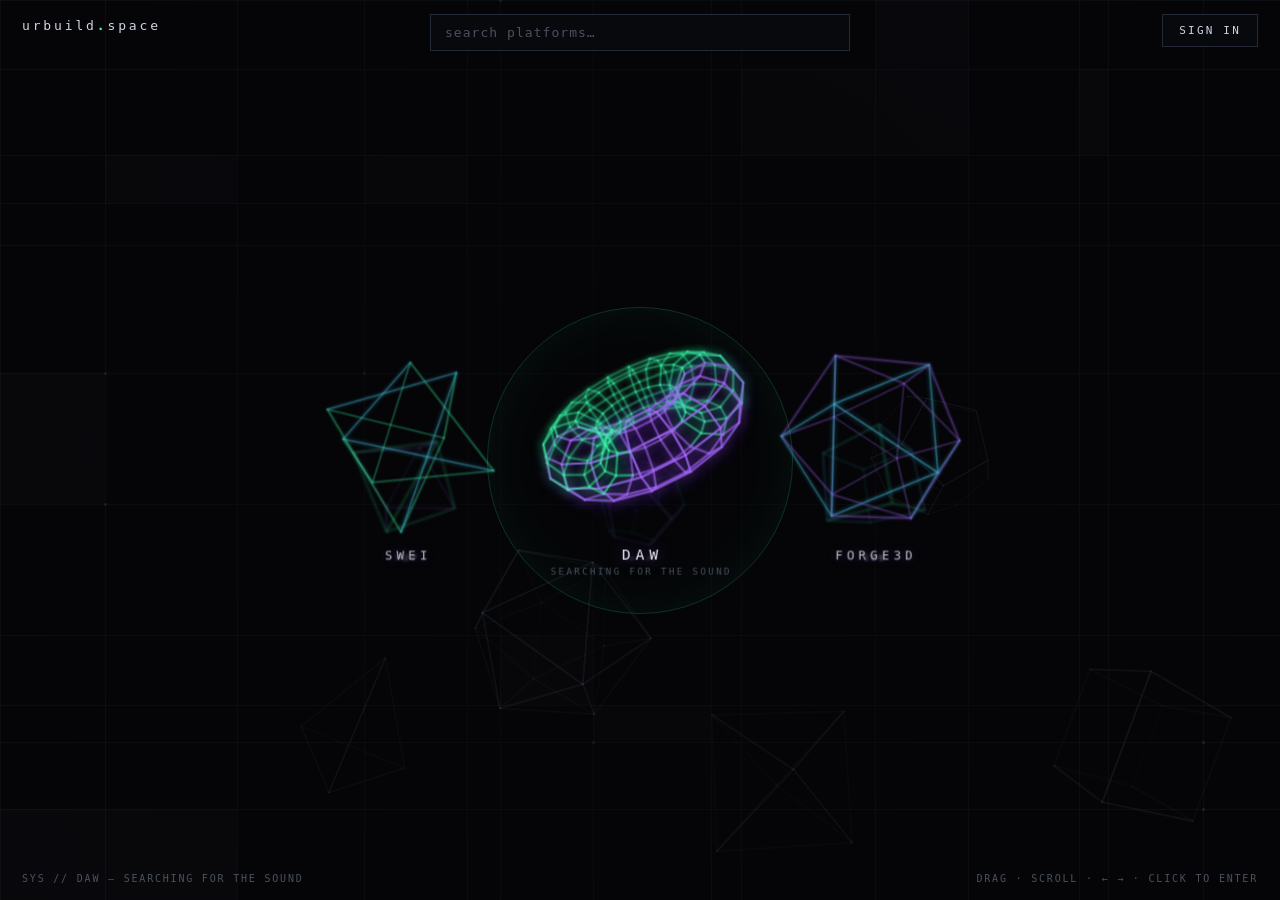
<file: index.html>
<!DOCTYPE html>
<html lang="en">
<head>
<meta charset="UTF-8">
<meta name="viewport" content="width=device-width, initial-scale=1.0, user-scalable=no">
<title>ur.space — hub</title>
<style>
:root{
  --void:#050507;
  --grid:#161a22;
  --ink:#9aa3b2;
  --dim:#4a5260;
  --neon-p:#a86bff;
  --neon-g:#41ffb0;
  --neon-c:#4fd8ff;
}
*{margin:0;padding:0;box-sizing:border-box;-webkit-tap-highlight-color:transparent;
  user-select:none;-webkit-user-select:none}
html,body{height:100%;overflow:hidden;overscroll-behavior:none;touch-action:none;
  position:fixed;inset:0;width:100%;background:var(--void);
  font-family:ui-monospace,'SF Mono','Cascadia Mono','JetBrains Mono',Menlo,Consolas,monospace;
  color:var(--ink)}
.search{user-select:text;-webkit-user-select:text;touch-action:auto}
canvas#bg{position:fixed;inset:0;width:100%;height:100%;display:block}

/* ---------- chrome ---------- */
.brand{position:fixed;top:18px;left:22px;z-index:40;letter-spacing:.22em;font-size:13px;color:#cfd6e4}
.brand b{color:var(--neon-g);font-weight:700}
.signin{position:fixed;top:14px;right:22px;z-index:50;background:rgba(10,12,16,.72);
  border:1px solid #232a36;color:#cfd6e4;font:inherit;font-size:11px;letter-spacing:.2em;
  padding:9px 16px;cursor:pointer;backdrop-filter:blur(6px);
  transition:border-color .25s, box-shadow .25s, color .25s}
.signin:hover{border-color:var(--neon-p);color:#fff;box-shadow:0 0 18px rgba(168,107,255,.22)}
.status{position:fixed;bottom:16px;left:22px;z-index:40;font-size:10px;letter-spacing:.18em;color:var(--dim)}
.hint{position:fixed;bottom:16px;right:22px;z-index:40;font-size:10px;letter-spacing:.18em;color:var(--dim);text-align:right}

/* ---------- search ---------- */
.search-wrap{position:fixed;top:14px;left:50%;transform:translateX(-50%);z-index:50;width:min(420px,46vw)}
.search{width:100%;background:rgba(10,12,16,.72);border:1px solid #232a36;color:#dfe5ef;
  font:inherit;font-size:13px;letter-spacing:.08em;padding:10px 14px;outline:none;
  backdrop-filter:blur(6px);transition:border-color .25s, box-shadow .25s}
.search::placeholder{color:var(--dim)}
.search:focus{border-color:var(--neon-g);box-shadow:0 0 18px rgba(65,255,176,.18)}
.results{position:absolute;top:calc(100% + 4px);left:0;right:0;background:rgba(8,10,14,.92);
  border:1px solid #232a36;display:none;backdrop-filter:blur(8px)}
.results.open{display:block}
.results button{display:block;width:100%;text-align:left;background:none;border:0;color:var(--ink);
  font:inherit;font-size:12px;letter-spacing:.06em;padding:9px 14px;cursor:pointer}
.results button:hover,.results button.sel{background:#141925;color:#fff}
.results button .tag{float:right;color:var(--dim);font-size:10px}

/* ---------- wheel ---------- */
#stage{position:fixed;inset:0;z-index:20;touch-action:none;cursor:grab}
#stage.dragging{cursor:grabbing}
.hub{position:absolute;top:50%;left:50%;width:var(--wsz);height:var(--wsz);
  margin:calc(var(--wsz)/-2) 0 0 calc(var(--wsz)/-2);
  will-change:transform,opacity,filter;text-align:center;cursor:pointer}
.hub canvas{width:100%;height:100%;display:block;pointer-events:none}
.hub .name{position:absolute;left:50%;top:calc(100% - 6px);transform:translateX(-50%);
  font-size:14px;letter-spacing:.34em;color:#e8edf6;white-space:nowrap;pointer-events:none;
  text-shadow:0 0 14px rgba(168,107,255,.5);padding-left:.34em}
.hub .tag{position:absolute;left:50%;top:calc(100% + 14px);transform:translateX(-50%);
  font-size:9px;letter-spacing:.24em;color:var(--dim);white-space:nowrap;pointer-events:none;
  opacity:0;transition:opacity .35s;padding-left:.24em}
.hub.front .tag{opacity:1}
.hub.warping{transition:transform .55s cubic-bezier(.6,-0.28,.74,.05),opacity .55s ease}

/* enter ring around front item */
#focusRing{position:absolute;top:50%;left:50%;width:calc(var(--wsz)*1.18);height:calc(var(--wsz)*1.18);
  margin:calc(var(--wsz)*1.18/-2) 0 0 calc(var(--wsz)*1.18/-2);
  border-radius:50%;border:1px solid rgba(65,255,176,.16);pointer-events:none;z-index:19;
  box-shadow:0 0 60px rgba(65,255,176,.05) inset;
  animation:ringPulse 4.5s ease-in-out infinite}
@keyframes ringPulse{0%,100%{transform:scale(1);opacity:.55}50%{transform:scale(1.04);opacity:1}}

#flash{position:fixed;inset:0;background:#fff;opacity:0;pointer-events:none;z-index:90;transition:opacity .4s}

.hub.deny{animation:deny .45s ease}
@keyframes deny{
  0%,100%{margin-left:calc(var(--wsz)/-2)}
  20%,60%{margin-left:calc(var(--wsz)/-2 - 9px)}
  40%,80%{margin-left:calc(var(--wsz)/-2 + 9px)}
}

@media (prefers-reduced-motion: reduce){
  #focusRing{animation:none}
}
</style>
</head>
<body>
<canvas id="bg"></canvas>

<div class="brand">urbuild<b>.</b>space</div>
<button id="signin" class="signin">SIGN IN</button>

<div class="search-wrap">
  <input id="search" class="search" type="text" placeholder="search platforms…" autocomplete="off" spellcheck="false">
  <div id="results" class="results"></div>
</div>

<div id="stage"><div id="focusRing"></div></div>

<div class="status" id="status">SYS // IDLE</div>
<div class="hint">DRAG · SCROLL · ←&nbsp;→ · CLICK TO ENTER</div>
<div id="flash"></div>

<script>
'use strict';
/* ================================================================ 
   ur.space — rotary hub
   single-file · vanilla JS · no frameworks · no build tools
   ================================================================ */

/* ---------- CONFIG: edit hubs + destinations here ----------
   href:'' (empty) = hub offline → deny shake + status, no navigation */
const HUBS = [
  { id:'daw',    name:'DAW',     tag:'SEARCHING FOR THE SOUND', href:'/daw/',
    glyph:'torus',  c1:'#a86bff', c2:'#41ffb0' },
  { id:'forge',  name:'FORGE3D', tag:'DCC · DCT',               href:'',
    glyph:'icosa',  c1:'#4fd8ff', c2:'#a86bff' },
  { id:'ide',    name:'IDE',     tag:'CODE · COLLAB · MOLAB',   href:'/ide/',
    glyph:'cube',   c1:'#41ffb0', c2:'#4fd8ff' },
  { id:'social', name:'SOCIAL',  tag:'PROFILES · MESSAGING',    href:'',
    glyph:'dodeca', c1:'#a86bff', c2:'#4fd8ff' },
  { id:'p2p',    name:'P2P',     tag:'TRADE · DELIVERY · MARKET', href:'',
    glyph:'octa',   c1:'#41ffb0', c2:'#a86bff' },
  { id:'swei',   name:'SWEI',    tag:'AI · AGENTS',             href:'',
    glyph:'stella', c1:'#4fd8ff', c2:'#41ffb0' },
];

/* ---------- session adapter stub ----------
   Guest-first spine seed. Supabase auth swaps in BEHIND this same
   interface in the auth phase — no upstream code changes, never blocks. */
const URSession = {
  get id(){
    let g = localStorage.getItem('ur.session.guest');
    if(!g){
      g = 'guest-' + Math.random().toString(36).slice(2,10);
      localStorage.setItem('ur.session.guest', g);
    }
    return g;
  },
  authed: false,               // flipped by Supabase adapter later
  gate(hubId){ return true; }  // throttle placeholder — enforced at final phase
};
window.URSession = URSession;

const REDUCED = matchMedia('(prefers-reduced-motion: reduce)').matches;
const TAU = Math.PI * 2;

/* ================================================================ 
   TINY 3D ENGINE — rotate, project, stroke wireframes
   ================================================================ */
function rot3(v, ax, ay, az){
  let [x,y,z] = v, c, s, t;
  c = Math.cos(ax); s = Math.sin(ax); t = y*c - z*s; z = y*s + z*c; y = t;
  c = Math.cos(ay); s = Math.sin(ay); t = x*c + z*s; z = -x*s + z*c; x = t;
  c = Math.cos(az); s = Math.sin(az); t = x*c - y*s; y = x*s + y*c; x = t;
  return [x,y,z];
}
function project(v, half, persp){
  const f = persp / (persp - v[2]);
  return [half + v[0]*f*half*0.78, half + v[1]*f*half*0.78, f];
}
/* build edges by connecting vertex pairs at the minimum pair distance */
function autoEdges(verts){
  let min = Infinity;
  const d2 = (a,b)=>{const dx=a[0]-b[0],dy=a[1]-b[1],dz=a[2]-b[2];return dx*dx+dy*dy+dz*dz;};
  for(let i=0;i<verts.length;i++)for(let j=i+1;j<verts.length;j++){
    const d=d2(verts[i],verts[j]); if(d<min-1e-9) min=d;
  }
  const edges=[];
  for(let i=0;i<verts.length;i++)for(let j=i+1;j<verts.length;j++){
    if(Math.abs(d2(verts[i],verts[j])-min)<1e-6) edges.push([i,j]);
  }
  return edges;
}
function norm(verts){
  let m=0; verts.forEach(v=>{m=Math.max(m,Math.hypot(v[0],v[1],v[2]));});
  return verts.map(v=>[v[0]/m,v[1]/m,v[2]/m]);
}

/* ---------- platonic solids ---------- */
const PHI = (1+Math.sqrt(5))/2;
function tetra(){
  return norm([[1,1,1],[1,-1,-1],[-1,1,-1],[-1,-1,1]]);
}
function cube(){
  const v=[]; for(const x of[-1,1])for(const y of[-1,1])for(const z of[-1,1])v.push([x,y,z]);
  return norm(v);
}
function octa(){
  return norm([[1,0,0],[-1,0,0],[0,1,0],[0,-1,0],[0,0,1],[0,0,-1]]);
}
function icosa(){
  const v=[];
  for(const a of[-1,1])for(const b of[-PHI,PHI]){
    v.push([0,a,b]); v.push([a,b,0]); v.push([b,0,a]);
  }
  return norm(v);
}
function dodeca(){
  const v=[]; const ip=1/PHI;
  for(const x of[-1,1])for(const y of[-1,1])for(const z of[-1,1])v.push([x,y,z]);
  for(const a of[-ip,ip])for(const b of[-PHI,PHI]){
    v.push([0,a,b]); v.push([a,b,0]); v.push([b,0,a]);
  }
  return norm(v);
}
/* star tetrahedron — two interpenetrating tetrahedra (SWEI) */
function stella(){
  const t1 = tetra();
  const t2 = t1.map(v=>[-v[0],-v[1],-v[2]]);
  const verts = t1.concat(t2);
  const e1 = autoEdges(t1);
  const e2 = autoEdges(t2).map(e=>[e[0]+4, e[1]+4]);
  return { verts, edges: e1.concat(e2) };
}
/* parametric torus wireframe (DAW) */
function torus(majSeg, minSeg, R, r){
  const verts=[], edges=[];
  for(let i=0;i<majSeg;i++){
    const u = i/majSeg*TAU;
    for(let j=0;j<minSeg;j++){
      const v = j/minSeg*TAU;
      const cx=(R + r*Math.cos(v));
      verts.push([cx*Math.cos(u), r*Math.sin(v), cx*Math.sin(u)]);
      const idx=i*minSeg+j;
      edges.push([idx, i*minSeg + (j+1)%minSeg]);            // minor ring
      edges.push([idx, ((i+1)%majSeg)*minSeg + j]);          // major ring
    }
  }
  return { verts: norm(verts), edges };
}
function solid(verts){ return { verts, edges: autoEdges(verts) }; }

const GLYPHS = {
  torus : torus(18, 9, 1, 0.42),
  icosa : solid(icosa()),
  cube  : solid(cube()),
  dodeca: solid(dodeca()),
  octa  : solid(octa()),
  stella: stella(),
  tetra : solid(tetra()),
};

/* draw one wireframe into a 2d ctx with depth-faded neon strokes */
function drawWire(ctx, size, model, ax, ay, az, c1, c2, glow, alpha){
  const half = size/2, persp = 3.4;
  const pts = model.verts.map(v=>project(rot3(v, ax, ay, az), half, persp));
  ctx.lineWidth = Math.max(1, size*0.008);
  ctx.lineCap = 'round';
  for(const [a,b] of model.edges){
    const pa=pts[a], pb=pts[b];
    const depth=(pa[2]+pb[2])/2;                 // ~0.7 back … ~1.5 front
    const t=Math.min(1, Math.max(0,(depth-0.72)/0.75));
    ctx.strokeStyle = t>0.5 ? c1 : c2;
    ctx.globalAlpha = alpha*(0.18 + t*0.82);
    ctx.shadowColor = t>0.5 ? c1 : c2;
    ctx.shadowBlur  = glow*t;
    ctx.beginPath(); ctx.moveTo(pa[0],pa[1]); ctx.lineTo(pb[0],pb[1]); ctx.stroke();
  }
  ctx.globalAlpha=1; ctx.shadowBlur=0;
}

/* ================================================================ 
   BACKGROUND — randomized grid + drifting platonic solids
   ================================================================ */
const bg = document.getElementById('bg');
const bgx = bg.getContext('2d');
let BW=0, BH=0, DPR=1;
let gridCanvas = null;
let drifters = [];

function buildGrid(){
  gridCanvas = document.createElement('canvas');
  gridCanvas.width = BW; gridCanvas.height = BH;
  const g = gridCanvas.getContext('2d');
  g.fillStyle = '#050507'; g.fillRect(0,0,BW,BH);
  /* irregular line spacing — "almost randomized" grid */
  const xs=[0], ys=[0];
  let p=0;
  while(p < BW){ p += (28 + Math.random()*110)*DPR; xs.push(Math.round(p)); }
  p=0;
  while(p < BH){ p += (28 + Math.random()*110)*DPR; ys.push(Math.round(p)); }
  g.lineWidth = 1;
  g.strokeStyle = 'rgba(120,135,165,0.07)';
  g.beginPath();
  xs.forEach(x=>{ g.moveTo(x+0.5,0); g.lineTo(x+0.5,BH); });
  ys.forEach(y=>{ g.moveTo(0,y+0.5); g.lineTo(BW,y+0.5); });
  g.stroke();
  /* sparse brighter ticks at intersections */
  g.fillStyle = 'rgba(160,180,215,0.12)';
  xs.forEach(x=>ys.forEach(y=>{
    if(Math.random() < 0.06) g.fillRect(x-1, y-1, 3, 3);
  }));
  /* a few faint filled cells */
  g.fillStyle = 'rgba(110,125,160,0.035)';
  for(let i=0;i<xs.length-1;i++)for(let j=0;j<ys.length-1;j++){
    if(Math.random() < 0.05) g.fillRect(xs[i], ys[j], xs[i+1]-xs[i], ys[j+1]-ys[j]);
  }
  /* vignette so the wheel zone stays darkest-clean */
  const vg = g.createRadialGradient(BW/2,BH/2,Math.min(BW,BH)*0.18, BW/2,BH/2,Math.max(BW,BH)*0.75);
  vg.addColorStop(0,'rgba(5,5,7,0.55)');
  vg.addColorStop(1,'rgba(5,5,7,0)');
  g.fillStyle = vg; g.fillRect(0,0,BW,BH);
}

function buildDrifters(){
  const kinds=['tetra','cube','octa','icosa','dodeca'];
  drifters = kinds.map((k,i)=>({
    model: GLYPHS[k],
    x: Math.random()*BW, y: Math.random()*BH,
    vx: (Math.random()-0.5)*0.06*DPR, vy:(Math.random()-0.5)*0.06*DPR,
    ax: Math.random()*TAU, ay: Math.random()*TAU, az: Math.random()*TAU,
    sx:(Math.random()-0.5)*0.0016, sy:(Math.random()-0.5)*0.0016, sz:(Math.random()-0.5)*0.0016,
    size:(110 + Math.random()*180)*DPR,
    alpha:0.05 + Math.random()*0.06,
  }));
}

function drawBackground(){
  bgx.clearRect(0,0,BW,BH);
  bgx.drawImage(gridCanvas,0,0);
  for(const d of drifters){
    if(!REDUCED){
      d.x+=d.vx; d.y+=d.vy; d.ax+=d.sx; d.ay+=d.sy; d.az+=d.sz;
      const m=d.size;
      if(d.x<-m) d.x=BW+m; if(d.x>BW+m) d.x=-m;
      if(d.y<-m) d.y=BH+m; if(d.y>BH+m) d.y=-m;
    }
    bgx.save();
    bgx.translate(d.x - d.size/2, d.y - d.size/2);
    drawWire(bgx, d.size, d.model, d.ax, d.ay, d.az,
      'rgba(150,170,210,1)','rgba(110,125,160,1)', 0, d.alpha);
    bgx.restore();
  }
}

/* ================================================================ 
   THE WHEEL
   ================================================================ */
const stage = document.getElementById('stage');
const statusEl = document.getElementById('status');
const flash = document.getElementById('flash');
const N = HUBS.length;
const STEP = TAU / N;

let WSZ = 0;          // widget css px
let RADIUS = 0;       // wheel css px radius
let rotation = 0;     // radians; hub i sits at front when rotation ≈ -i*STEP
let velocity = 0;
let snapTarget = null;
let dragging = false;
let warping = false;
let warpIdx = -1;
let lastFront = -1;

const hubEls = HUBS.map((h, i)=>{
  const el = document.createElement('div');
  el.className = 'hub';
  const cv = document.createElement('canvas');
  const nm = document.createElement('div'); nm.className='name'; nm.textContent=h.name;
  const tg = document.createElement('div'); tg.className='tag';  tg.textContent=h.tag;
  el.appendChild(cv); el.appendChild(nm); el.appendChild(tg);
  el.addEventListener('click', ()=>onHubClick(i));
  stage.appendChild(el);
  return { el, cv, ctx: cv.getContext('2d'), spin: Math.random()*TAU };
});

function layout(){
  DPR = Math.min(2, window.devicePixelRatio || 1);
  BW = bg.width  = Math.round(innerWidth * DPR);
  BH = bg.height = Math.round(innerHeight * DPR);
  buildGrid();
  if(!drifters.length) buildDrifters();

  WSZ = Math.round(Math.min(innerWidth, innerHeight) * 0.30);
  WSZ = Math.max(120, Math.min(260, WSZ));
  RADIUS = Math.min(innerWidth * 0.36, innerHeight * 0.30);
  document.documentElement.style.setProperty('--wsz', WSZ + 'px');
  const px = Math.round(WSZ * DPR);
  hubEls.forEach(h=>{ h.cv.width = px; h.cv.height = px; });
}

function frontIndex(){
  /* hub whose angle is closest to 0 (front) */
  let best=0, bd=Infinity;
  for(let i=0;i<N;i++){
    let a = (rotation + i*STEP) % TAU;
    if(a > Math.PI) a -= TAU; if(a < -Math.PI) a += TAU;
    const d = Math.abs(a);
    if(d < bd){ bd=d; best=i; }
  }
  return best;
}

function nearestSnap(){
  return Math.round(rotation / STEP) * STEP;
}

function updateWheel(dt, t){
  /* physics */
  if(!dragging && !warping){
    if(snapTarget !== null){
      const diff = snapTarget - rotation;
      rotation += diff * Math.min(1, dt*0.011);
      if(Math.abs(diff) < 0.0005){ rotation = snapTarget; snapTarget = null; }
    } else {
      rotation += velocity * dt;
      velocity *= Math.pow(0.994, dt);
      if(Math.abs(velocity) < 0.00012){ velocity = 0; snapTarget = nearestSnap(); }
    }
  }

  const fi = frontIndex();
  if(fi !== lastFront){
    lastFront = fi;
    statusEl.textContent = 'SYS // ' + HUBS[fi].name + ' — ' + HUBS[fi].tag;
  }

  const cx = innerWidth/2, cy = innerHeight/2 + WSZ*0.04;
  for(let i=0;i<N;i++){
    const h = HUBS[i], e = hubEls[i];
    const a = rotation + i*STEP;
    const x = Math.sin(a) * RADIUS;
    const z = Math.cos(a);                       // 1 front … -1 back
    const depth = (z+1)/2;                       // 0..1
    const scale = 0.42 + depth*0.62;
    const y = -z * RADIUS * 0.16;                // slight elliptical tilt
    const front = (i===fi && depth>0.86);

    if(!(warping && i === warpIdx)){
      e.el.style.transform =
        `translate(${(cx - innerWidth/2 + x).toFixed(2)}px, ${(y).toFixed(2)}px) scale(${scale.toFixed(3)})`;
      e.el.style.left = '50%';
      e.el.style.top = (cy/innerHeight*100).toFixed(2) + '%';
    }
    e.el.style.zIndex = 20 + Math.round(depth*20);
    e.el.style.opacity = (0.28 + depth*0.72).toFixed(3);
    e.el.style.filter = front ? 'none' : `blur(${((1-depth)*2.2).toFixed(2)}px)`;
    e.el.classList.toggle('front', front);

    /* render glyph */
    const ctx = e.ctx, px = e.cv.width;
    ctx.clearRect(0,0,px,px);
    if(!REDUCED || dragging || snapTarget!==null) e.spin += dt*0.0005*(front?1.4:0.7);
    const breathe = front && !REDUCED ? 1 + Math.sin(t*0.0021)*0.02 : 1;
    ctx.save();
    ctx.translate(px/2,px/2); ctx.scale(breathe,breathe); ctx.translate(-px/2,-px/2);
    drawWire(ctx, px, GLYPHS[h.glyph],
      e.spin*0.6, e.spin, e.spin*0.35,
      h.c1, h.c2,
      front ? px*0.10 : px*0.03,
      front ? 1 : 0.6);
    ctx.restore();
  }

  /* focus ring follows the front slot position */
  const ring = document.getElementById('focusRing');
  ring.style.top = (cy/innerHeight*100).toFixed(2) + '%';
  ring.style.borderColor = hexA(HUBS[fi].c2, 0.18);
}

function hexA(hex, a){
  const n = parseInt(hex.slice(1),16);
  return `rgba(${n>>16&255},${n>>8&255},${n&255},${a})`;
}

/* ---------- navigate to a hub: spin it to front ---------- */
function spinTo(i){
  /* choose the shortest equivalent target angle */
  const base = -i*STEP;
  const k = Math.round((rotation - base)/TAU);
  snapTarget = base + k*TAU;
  velocity = 0;
}

/* ---------- click: enter if front, else rotate to front ---------- */
function onHubClick(i){
  if(warping || dragMoved) return;
  if(i === frontIndex() && snapTarget === null && Math.abs(velocity) < 0.0003){
    enterHub(i);
  } else {
    spinTo(i);
  }
}

function enterHub(i){
  const h = HUBS[i], e = hubEls[i];
  if(!h.href){
    /* hub not deployed yet — deny shake, no navigation */
    statusEl.textContent = 'SYS // ' + h.name + ' — OFFLINE · COMING ONLINE';
    e.el.classList.remove('deny'); void e.el.offsetWidth;
    e.el.classList.add('deny');
    return;
  }
  warping = true; warpIdx = i;
  statusEl.textContent = 'SYS // ENTERING ' + h.name + ' …';
  /* pulse twice, then warp in (homage to the original widget) */
  let pulse = 0;
  const baseT = e.el.style.transform;
  const pulseInt = setInterval(()=>{
    pulse += 0.32;
    const s = 1 + Math.sin(pulse)*0.07;
    e.el.style.transform = baseT + ` scale(${s})`;
    if(pulse > Math.PI*2){
      clearInterval(pulseInt);
      e.el.classList.add('warping');
      e.el.style.transform = baseT + ' scale(0.04) rotate(180deg)';
      e.el.style.opacity = '0';
      flash.style.opacity = '0.9';
      setTimeout(()=>{
        window.location.href = h.href;
        /* demo fallback if href is an anchor: restore */
        setTimeout(()=>{
          flash.style.opacity = '0';
          e.el.classList.remove('warping');
          e.el.style.opacity = '';
          warping = false; warpIdx = -1;
        }, 500);
      }, 560);
    }
  }, 40);
}

/* ================================================================ 
   INPUT — drag / wheel / keys
   ================================================================ */
let dragX = 0, dragLastT = 0, dragMoved = false;
stage.addEventListener('pointerdown', ev=>{
  if(warping) return;
  dragging = true; dragMoved = false;
  dragX = ev.clientX; dragLastT = performance.now();
  velocity = 0; snapTarget = null;
  stage.classList.add('dragging');
  stage.setPointerCapture(ev.pointerId);
});
stage.addEventListener('pointermove', ev=>{
  if(!dragging) return;
  const dx = ev.clientX - dragX;
  if(Math.abs(dx) > 4) dragMoved = true;
  dragX = ev.clientX;
  const now = performance.now();
  const dt = Math.max(8, now - dragLastT); dragLastT = now;
  const dRot = dx / RADIUS * 0.55;
  rotation += dRot;
  /* low-pass the instantaneous velocity so release momentum is smooth */
  const inst = Math.max(-0.012, Math.min(0.012, dRot / dt));
  velocity = velocity*0.7 + inst*0.3;
});
function endDrag(){
  if(!dragging) return;
  dragging = false;
  stage.classList.remove('dragging');
  if(Math.abs(velocity) < 0.0005) snapTarget = nearestSnap();
  setTimeout(()=>{ dragMoved = false; }, 0);
}
stage.addEventListener('pointerup', endDrag);
stage.addEventListener('pointercancel', endDrag);

addEventListener('wheel', ev=>{
  ev.preventDefault();
  if(warping) return;
  const d = (Math.abs(ev.deltaX) > Math.abs(ev.deltaY) ? ev.deltaX : ev.deltaY);
  snapTarget = null;
  velocity += d * -0.000012;
}, {passive:false});

/* kill iOS rubber-band / pull-to-refresh everywhere except the search field */
document.addEventListener('touchmove', ev=>{
  if(!ev.target.closest('.search')) ev.preventDefault();
}, {passive:false});

addEventListener('keydown', ev=>{
  if(warping) return;
  if(ev.key === 'ArrowLeft'){ spinTo((frontIndex()+1)%N); }
  else if(ev.key === 'ArrowRight'){ spinTo((frontIndex()-1+N)%N); }
  else if(ev.key === 'Enter' && document.activeElement !== searchEl){ enterHub(frontIndex()); }
});

/* ================================================================ 
   SEARCH
   ================================================================ */
const searchEl  = document.getElementById('search');
const resultsEl = document.getElementById('results');
let selIdx = 0, matches = [];

function renderResults(){
  resultsEl.innerHTML = '';
  if(!matches.length){ resultsEl.classList.remove('open'); return; }
  matches.forEach((m, i)=>{
    const b = document.createElement('button');
    b.innerHTML = m.name + '<span class="tag">' + m.tag + '</span>';
    if(i===selIdx) b.classList.add('sel');
    b.addEventListener('click', ()=>pick(m));
    resultsEl.appendChild(b);
  });
  resultsEl.classList.add('open');
}
function pick(hub){
  searchEl.value = ''; matches = []; renderResults();
  searchEl.blur();
  spinTo(HUBS.indexOf(hub));
}
searchEl.addEventListener('input', ()=>{
  const q = searchEl.value.trim().toLowerCase();
  selIdx = 0;
  matches = !q ? [] : HUBS.filter(h =>
    h.name.toLowerCase().includes(q) ||
    h.tag.toLowerCase().includes(q) ||
    h.id.includes(q));
  renderResults();
});
searchEl.addEventListener('keydown', ev=>{
  if(!matches.length) return;
  if(ev.key === 'ArrowDown'){ selIdx = (selIdx+1)%matches.length; renderResults(); ev.preventDefault(); }
  else if(ev.key === 'ArrowUp'){ selIdx = (selIdx-1+matches.length)%matches.length; renderResults(); ev.preventDefault(); }
  else if(ev.key === 'Enter'){ pick(matches[selIdx]); ev.preventDefault(); }
  else if(ev.key === 'Escape'){ matches=[]; renderResults(); searchEl.blur(); }
});
document.addEventListener('pointerdown', ev=>{
  if(!ev.target.closest('.search-wrap')){ matches=[]; renderResults(); }
});

/* ---------- sign-in placeholder (auth spine — future phase) ---------- */
document.getElementById('signin').addEventListener('click', ()=>{
  statusEl.textContent = 'SYS // AUTH SPINE PENDING · BROWSING AS ' + URSession.id.toUpperCase();
});

/* ================================================================ 
   MAIN LOOP
   ================================================================ */
let lastT = performance.now();
function loop(t){
  const dt = Math.min(50, t - lastT); lastT = t;
  drawBackground();
  updateWheel(dt, t);
  requestAnimationFrame(loop);
}

addEventListener('resize', layout);
layout();
requestAnimationFrame(loop);
</script>
</body>
</html>
</file>
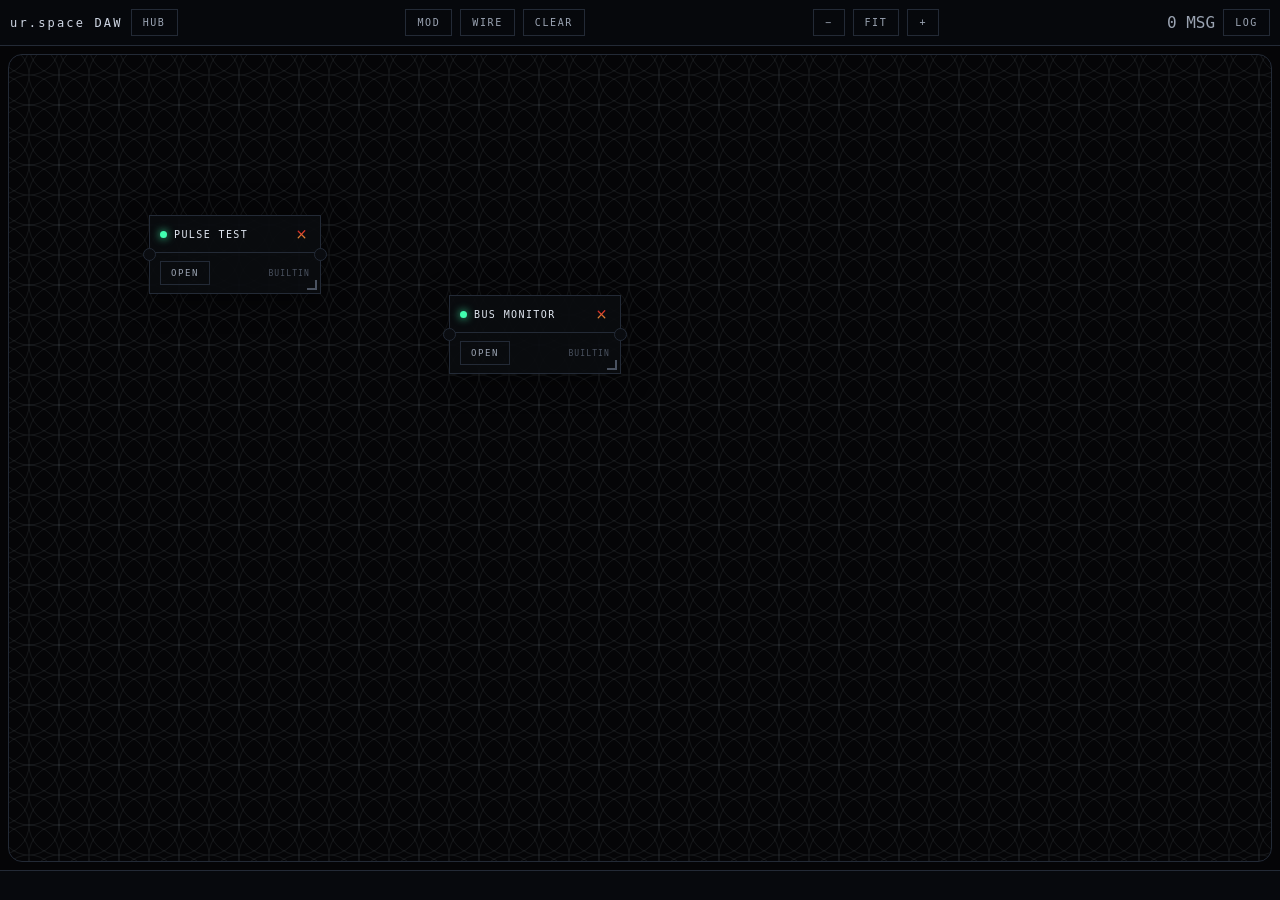
<file: daw/index.html>
<!DOCTYPE html>
<html lang="en">
<head>
<meta charset="UTF-8">
<meta name="viewport" content="width=device-width, initial-scale=1.0, maximum-scale=1.0, user-scalable=no">
<title>ur.space · DAW Node Matrix</title>
<link rel="stylesheet" href="css/matrix.css">
</head>
<body>

<header>
  <div class="brand">ur.space <span class="ver">DAW</span></div>

  <button id="hubBtn" class="hbtn hub">HUB</button>

  <div class="sp"></div>

  <button id="modBtn" class="hbtn">MOD</button>
  <button id="wireBtn" class="hbtn">WIRE</button>
  <button id="clearBtn" class="hbtn">CLEAR</button>

  <div class="sp"></div>

  <button id="zoomOut" class="hbtn">−</button>
  <button id="zoomFit" class="hbtn">FIT</button>
  <button id="zoomIn" class="hbtn">+</button>

  <div class="sp"></div>

  <div id="busStat" class="stat">0 MSG</div>
  <button id="drawerHead" class="hbtn">LOG</button>
</header>

<div id="field">
  <canvas id="wires"></canvas>
  <div id="world"></div>
</div>

<div id="modmenu" class="menu">
  <div id="modlist"></div>
</div>

<div id="nodemenu" class="menu nodemenu"></div>

<div id="drawer">
  <div id="log"></div>
</div>

<svg width="0" height="0" style="position:absolute" aria-hidden="true"><defs>
  <linearGradient id="gMin" x1="0" y1="0" x2="1" y2="1">
    <stop offset="0" stop-color="#ffe14d"/><stop offset="1" stop-color="#1f7a3d"/></linearGradient>
  <linearGradient id="gMax" x1="0" y1="0" x2="1" y2="1">
    <stop offset="0" stop-color="#7fd4ff"/><stop offset="1" stop-color="#5b2a8c"/></linearGradient>
  <linearGradient id="gClose" x1="0" y1="1" x2="0" y2="0">
    <stop offset="0" stop-color="#ff9a3c"/><stop offset="1" stop-color="#ff2d2d"/></linearGradient>
</defs></svg>

<div id="confirm" class="cmodal"><div class="cbox"><div class="cmsg"></div>
  <div class="crow"><button class="hbtn" id="cCancel">CANCEL</button>
  <button class="hbtn cwarn" id="cOk">CLOSE</button></div></div></div>

<div id="toast"></div>

<script src="js/core.js"></script>
<script src="js/nodes.js"></script>
<script src="js/modules.js"></script>
<script src="js/input.js"></script>

<script>
// Thin loader bootstrap — runs after all external modules are loaded
(function() {
  'use strict';

  // Initial built-in nodes (PULSE + BUS MONITOR) if nothing is placed yet
  function ensureBuiltins() {
    if (placed.size === 0) {
      var pulse = catalogById('pulse');
      var busmon = catalogById('busmon');
      if (pulse && !placed.has('pulse')) {
        pulse.x = 120; pulse.y = 140;
        placed.add('pulse');
        buildNodeEl(pulse);
        probeNode(pulse);
      }
      if (busmon && !placed.has('busmon')) {
        busmon.x = 420; busmon.y = 220;
        placed.add('busmon');
        buildNodeEl(busmon);
        probeNode(busmon);
      }
      persist();
      announceRoster();
    }
  }

  // Main initialization
  function init() {
    // Build the MOD menu
    if (typeof buildMenu === 'function') buildMenu();

    // Initial layout + transform
    if (typeof layoutWorld === 'function') layoutWorld();

    // Ensure the two built-in test nodes exist on first load
    ensureBuiltins();

    // Final render pass
    if (typeof drawWires === 'function') drawWires();
    if (typeof renderBadges === 'function') renderBadges();
    if (typeof applyTransform === 'function') applyTransform();

    // Optional: auto-open a helpful hint on first visit
    setTimeout(function() {
      var hasVisited = localStorage.getItem('ur.daw.visited');
      if (!hasVisited && placed.size <= 2) {
        if (typeof toast === 'function') toast('Tap MOD to add modules • Drag nodes • Draw wires');
        localStorage.setItem('ur.daw.visited', '1');
      }
    }, 1200);

    console.log('%c[DAW] Thin multi-file loader initialized — all modules externalized.', 'color:#4fd8ff');
  }

  // Boot when DOM is ready
  if (document.readyState === 'loading') {
    document.addEventListener('DOMContentLoaded', init);
  } else {
    init();
  }
})();
</script>

</body>
</html>
</file>
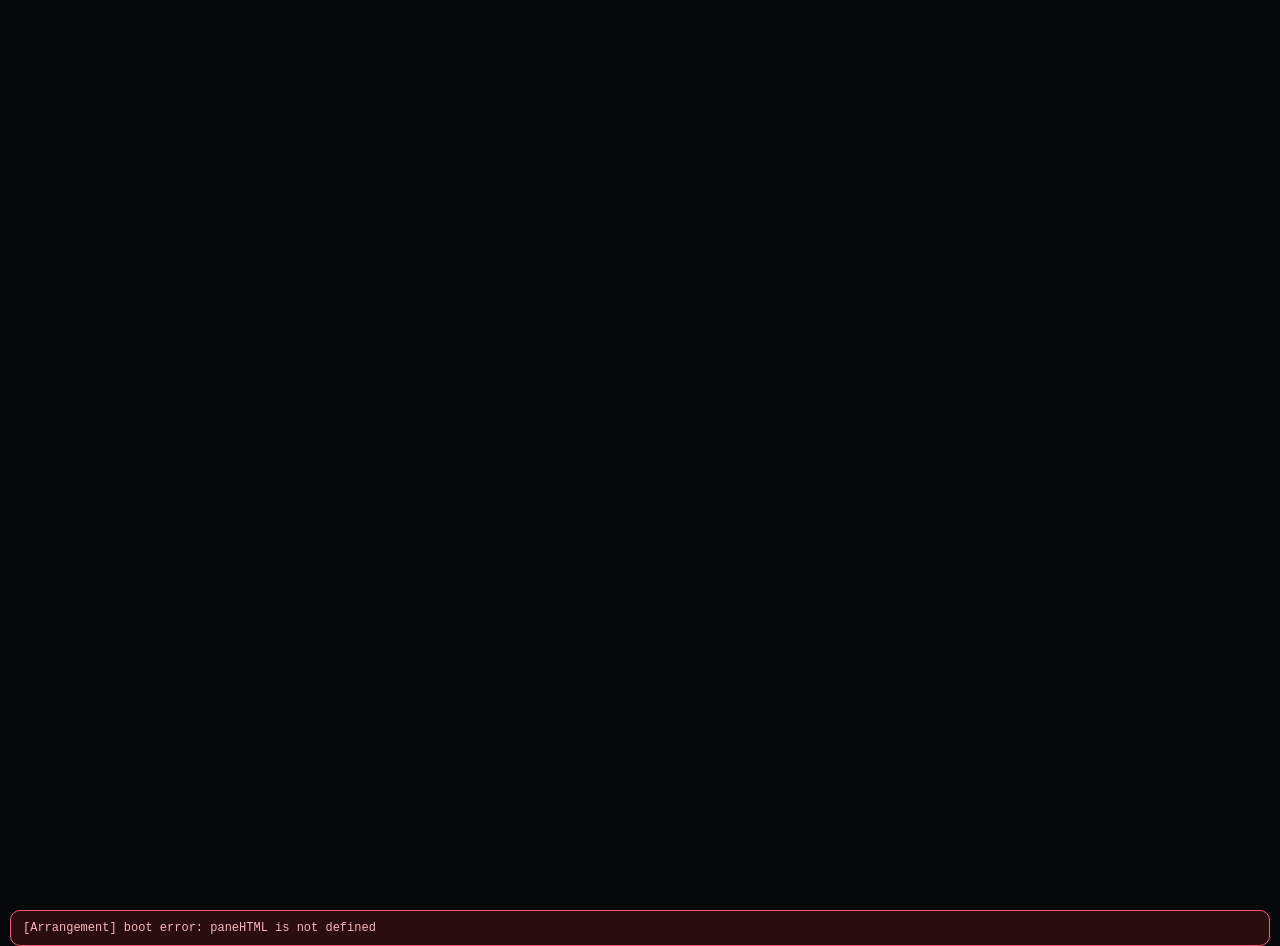
<file: daw/modules/arrangement.html>
<!DOCTYPE html>
<html lang="en">
<head>
<meta charset="utf-8">
<meta name="viewport" content="width=device-width,initial-scale=1,maximum-scale=1,user-scalable=no">
<title>ARRANGEMENT &mdash; ur.space</title>
<!--
  ARRANGEMENT MODULE -- arrangement.html -- SFTS2026 / ur.space
  ============================================================
  V2 build, STEP 2 of 5: clips.
    * module-colored clips (source module -> representing color)
    * place from CLIPS popup (held / wired-in / library), tap a lane to drop
    * move (time + track), trim both edges, split at playhead, duplicate, delete
    * clip inspector (name / colour / gain / pitch / reverse / fades / start / len)
    * bus receive: ur:data items + payload.soundId resolved via URSound,
      kept as wired-in sources, coloured by the sender node
    * real sample playback via URSound / URSampleStore (audio never duplicated)
  Built on the step-1 timeline frame (canvas + matrix touch pan/zoom +
  sticky gutter/ruler + transport + snap). Library panel = step 3.
  Single-file vanilla JS, ES5 style, guarded singletons, dual-boot.
-->
<style>
:root{
  --av-bg:#06080c; --av-frame:#080b11; --av-lane:#0a0e15; --av-lane2:#0c111a;
  --av-line:#172033; --av-linebar:#27344c; --av-gut:#0a0d14; --av-gutline:#1a2333;
  --av-txt:#cfe3ee; --av-dim:#5b6b80; --av-cyan:#00f2ff; --av-purple:#a86bff;
  --av-green:#41ffb0; --av-amber:#ffae3b; --av-orange:#ffb454; --av-warn:#ff5b6c;
}
*{box-sizing:border-box}
html,body{height:100%}
body{margin:0;background:var(--av-bg);color:var(--av-txt);
  font:13px/1.4 ui-monospace,SFMono-Regular,Menlo,Consolas,monospace;-webkit-text-size-adjust:100%;overflow:hidden}
#av-pane{display:flex;flex-direction:column;height:100%;min-height:460px;width:100%;position:relative}

/* ---- transport ---- */
#av-bar{display:flex;flex-wrap:wrap;align-items:center;gap:6px;padding:7px 8px;
  background:linear-gradient(180deg,#0c111a,#080b11);border-bottom:1px solid var(--av-line);flex:none}
.av-btn{background:#111722;color:var(--av-txt);border:1px solid #25324a;border-radius:8px;
  padding:7px 9px;font:700 11px ui-monospace,monospace;letter-spacing:.06em;cursor:pointer;touch-action:manipulation}
.av-btn:active{transform:translateY(1px)}
.av-btn.on{border-color:var(--av-cyan);color:var(--av-cyan);background:#07242b}
.av-btn.play.on{border-color:#3bff8a;color:#7dffb0;background:#07260f}
.av-sep{width:1px;height:22px;background:var(--av-line);margin:0 2px}
.av-lbl{color:var(--av-dim);font-size:10px;letter-spacing:.08em}
.av-num{background:#0d1320;border:1px solid #25324a;border-radius:7px;color:var(--av-txt);
  padding:6px 6px;font:12px ui-monospace,monospace;width:50px;text-align:center}
#av-read{color:var(--av-dim);font-size:10px;margin-left:auto;white-space:nowrap}

/* ---- frame ---- */
#av-frame{position:relative;flex:1 1 auto;min-height:300px;background:var(--av-frame);overflow:hidden;touch-action:none}
#av-corner{position:absolute;left:0;top:0;z-index:5;background:var(--av-gut);
  border-right:1px solid var(--av-gutline);border-bottom:1px solid var(--av-line);
  display:flex;align-items:center;justify-content:center;color:var(--av-dim);font-size:8px;letter-spacing:.12em}
#av-rulerclip{position:absolute;top:0;right:0;overflow:hidden;z-index:4;border-bottom:1px solid var(--av-line);background:#090d13}
#av-ruler{display:block}
#av-gutterclip{position:absolute;left:0;bottom:0;overflow:hidden;z-index:4;background:var(--av-gut);border-right:1px solid var(--av-gutline)}
#av-gutter{position:absolute;left:0;top:0;width:100%;will-change:transform}
#av-gridclip{position:absolute;right:0;bottom:0;overflow:hidden;z-index:1}
#av-grid{display:block;touch-action:none}

/* ---- track headers ---- */
.av-hdr{position:relative;display:flex;align-items:stretch;border-bottom:1px solid var(--av-gutline);
  overflow:hidden;background:linear-gradient(180deg,rgba(255,255,255,.015),transparent)}
.av-hcolor{flex:none;width:5px;cursor:pointer}
.av-hmain{flex:1;min-width:0;display:flex;flex-direction:column;justify-content:center;gap:3px;padding:3px 6px}
.av-hname{background:transparent;border:1px solid transparent;border-radius:5px;color:var(--av-txt);
  font:700 11px ui-monospace,monospace;letter-spacing:.04em;padding:2px 4px;width:100%;min-width:0}
.av-hname:focus{outline:none;border-color:#2a3a55;background:#0d1320}
.av-hrow{display:flex;align-items:center;gap:4px}
.av-mini{background:#111722;border:1px solid #25324a;border-radius:5px;color:var(--av-dim);
  font:700 9px ui-monospace,monospace;padding:2px 6px;cursor:pointer;touch-action:manipulation}
.av-mini.m.on{border-color:var(--av-warn);color:var(--av-warn);background:#260a0e}
.av-mini.s.on{border-color:var(--av-amber);color:#1b1206;background:var(--av-amber)}
.av-hvol{-webkit-appearance:none;appearance:none;height:4px;border-radius:3px;background:#1c2740;flex:1;min-width:30px}
.av-hvol::-webkit-slider-thumb{-webkit-appearance:none;width:12px;height:12px;border-radius:50%;background:var(--av-cyan);cursor:pointer}
.av-hvol::-moz-range-thumb{width:12px;height:12px;border:none;border-radius:50%;background:var(--av-cyan);cursor:pointer}
.av-hdr.short .av-hvol{display:none}
.av-hdr.mini .av-hrow{display:none}
.av-hdr.mini .av-hname{font-size:10px}
.av-hdr.group{background:linear-gradient(180deg,rgba(168,107,255,.14),transparent)}
.av-hdr.group .av-hname{color:#d8c4ff}
.av-hdr.child .av-hmain{padding-left:14px}
.av-hfold{flex:none;width:14px;display:flex;align-items:center;justify-content:center;color:var(--av-dim);cursor:pointer;font-size:9px;touch-action:manipulation}

#av-hint{position:absolute;left:0;right:0;bottom:0;z-index:2;pointer-events:none;
  text-align:center;color:var(--av-dim);font-size:10px;padding:4px;background:linear-gradient(0deg,rgba(6,8,12,.85),transparent)}

/* ---- library panel (detachable) ---- */
#av-lib{position:absolute;z-index:30;left:10px;top:8px;width:238px;height:62%;display:none;flex-direction:column;
  background:#0b0f17;border:1px solid #25324a;border-radius:12px;box-shadow:0 18px 50px rgba(0,0,0,.6);overflow:hidden}
#av-lib.docked{border-radius:0;box-shadow:none;top:0!important;height:100%!important}
#av-lib.collapsed{height:auto!important}
#av-lib.collapsed #av-libbody{display:none}
#av-libhead{display:flex;align-items:center;gap:5px;padding:6px 8px;cursor:grab;touch-action:none;
  background:linear-gradient(180deg,#121826,#0c1019);border-bottom:1px solid #1c2840}
#av-libhead .t{font:800 10px ui-monospace,monospace;letter-spacing:.16em;color:var(--av-purple);flex:1}
#av-libhead .hb{background:#111722;border:1px solid #25324a;border-radius:6px;color:var(--av-dim);
  font:700 10px ui-monospace,monospace;padding:3px 7px;cursor:pointer;touch-action:manipulation;line-height:1}
#av-libhead .hb.on{border-color:var(--av-cyan);color:var(--av-cyan)}
#av-libbody{flex:1;overflow:auto;padding:8px}
#av-libsearch{width:100%;background:#0d1320;border:1px solid #25324a;border-radius:7px;color:var(--av-txt);
  font:11px ui-monospace,monospace;padding:6px 8px;margin-bottom:6px}
#av-libbody h5{margin:7px 4px 5px;font-size:9px;letter-spacing:.16em;color:var(--av-dim)}
.av-chip{display:flex;align-items:center;gap:7px;padding:7px 8px;margin:4px 0;border:1px solid #25324a;border-radius:8px;background:#0d1320;cursor:pointer;touch-action:pan-y}
.av-chip:active{transform:translateY(1px)}
.av-chip.armed{border-color:var(--av-cyan);background:#07242b}
.av-chip .sw{width:9px;height:9px;border-radius:50%;flex:none}
.av-chip .nm{flex:1;overflow:hidden;text-overflow:ellipsis;white-space:nowrap;font-size:10px}
.av-chip .tag{font-size:8px;color:var(--av-dim);letter-spacing:.1em}
.av-empty{color:var(--av-dim);font-size:9px;padding:4px}
.av-ghost{position:fixed;z-index:99999;transform:translate(-50%,-130%);pointer-events:none;
  background:#11202a;border:1px solid var(--av-cyan);color:#cfe3ee;padding:4px 9px;border-radius:7px;font:700 10px ui-monospace,monospace}

/* ---- sections lane ---- */
#av-seclabel{position:absolute;left:0;z-index:5;background:var(--av-gut);border-right:1px solid var(--av-gutline);
  border-bottom:1px solid var(--av-line);display:flex;align-items:center;justify-content:center;
  color:var(--av-purple);font:800 8px ui-monospace,monospace;letter-spacing:.16em}
#av-secclip{position:absolute;z-index:4;overflow:hidden;background:#090d13;border-bottom:1px solid var(--av-line);touch-action:none}
#av-sec{display:block;touch-action:none}
#av-secedit{position:absolute;left:0;right:0;bottom:0;z-index:26;display:none;
  background:linear-gradient(180deg,#0b1018,#080b11);border-top:1px solid #25324a;padding:8px 10px 10px}
#av-secedit .ir{display:flex;flex-wrap:wrap;align-items:center;gap:8px}

/* ---- clip inspector (bottom sheet) ---- */
#av-insp{position:absolute;left:0;right:0;bottom:0;z-index:25;display:none;
  background:linear-gradient(180deg,#0b1018,#080b11);border-top:1px solid #25324a;padding:8px 10px 10px;box-shadow:0 -10px 30px rgba(0,0,0,.5)}
#av-insp .ir{display:flex;flex-wrap:wrap;align-items:center;gap:8px;margin:5px 0}
#av-insp .il{color:var(--av-dim);font-size:9px;letter-spacing:.08em}
.av-iname{background:#0d1320;border:1px solid #25324a;border-radius:7px;color:var(--av-txt);font:700 12px ui-monospace,monospace;padding:5px 7px;flex:1;min-width:90px}
.av-inum{background:#0d1320;border:1px solid #25324a;border-radius:6px;color:var(--av-txt);font:11px ui-monospace,monospace;padding:5px;width:54px;text-align:center}
.av-irng{-webkit-appearance:none;appearance:none;height:4px;border-radius:3px;background:#1c2740;width:96px}
.av-irng::-webkit-slider-thumb{-webkit-appearance:none;width:13px;height:13px;border-radius:50%;background:var(--av-cyan)}
.av-irng::-moz-range-thumb{width:13px;height:13px;border:none;border-radius:50%;background:var(--av-cyan)}
.av-sw{width:16px;height:16px;border-radius:5px;border:1px solid #33405c;cursor:pointer}
.av-sw.sel{box-shadow:0 0 0 2px var(--av-txt)}
#av-insp .close{margin-left:auto;background:#111722;border:1px solid #25324a;border-radius:7px;color:var(--av-dim);padding:4px 9px;cursor:pointer;font:700 12px ui-monospace,monospace}
</style>
</head>
<body>
<script>
/* ---- URStore (guarded singleton) ---- */
window.URStore = window.URStore || (function () {
  var hasLS = false, mem = {};
  try { var t = "ur:t:" + Date.now(); localStorage.setItem(t, "1"); localStorage.removeItem(t); hasLS = true; } catch (e) { hasLS = false; }
  function K(ns, key) { return "ur:" + ns + ":" + key; }
  return {
    available: hasLS,
    get: function (ns, key) { try { var raw = hasLS ? localStorage.getItem(K(ns, key)) : mem[K(ns, key)]; return raw == null ? null : JSON.parse(raw); } catch (e) { return null; } },
    set: function (ns, key, val) { var raw; try { raw = JSON.stringify(val); } catch (e) { return false; } try { if (hasLS) localStorage.setItem(K(ns, key), raw); else mem[K(ns, key)] = raw; return true; } catch (e2) { mem[K(ns, key)] = raw; return false; } },
    del: function (ns, key) { try { if (hasLS) localStorage.removeItem(K(ns, key)); else delete mem[K(ns, key)]; } catch (e) {} },
    list: function (ns) { var pre = "ur:" + ns + ":", out = []; try { if (hasLS) { for (var i = 0; i < localStorage.length; i++) { var kk = localStorage.key(i); if (kk && kk.indexOf(pre) === 0) out.push(kk.slice(pre.length)); } } else { for (var m in mem) if (mem.hasOwnProperty(m) && m.indexOf(pre) === 0) out.push(m.slice(pre.length)); } } catch (e) {} return out; }
  };
})();

/* ---- URSampleStore (guarded): audio blobs (IndexedDB-first, b64 fallback) ---- */
window.URSampleStore = window.URSampleStore || (function () {
  var DBN = "ur-samples", STN = "blobs", META = "samplemeta", B64NS = "sampleb64";
  var dbp = null;
  function openDB() {
    if (dbp) return dbp;
    dbp = new Promise(function (res, rej) {
      try {
        if (!window.indexedDB) { rej(new Error("no idb")); return; }
        var rq = indexedDB.open(DBN, 1);
        rq.onupgradeneeded = function () { var d = rq.result; if (!d.objectStoreNames.contains(STN)) d.createObjectStore(STN); };
        rq.onsuccess = function () { res(rq.result); };
        rq.onerror = function () { rej(rq.error || new Error("idb open failed")); };
      } catch (e) { rej(e); }
    });
    dbp["catch"](function () { dbp = null; });
    return dbp;
  }
  function b64ToBlob(b64, type) { var bin = atob(b64), n = bin.length, u = new Uint8Array(n), i; for (i = 0; i < n; i++) u[i] = bin.charCodeAt(i); return new Blob([u], { type: type || "application/octet-stream" }); }
  return {
    get: function (id) {
      var meta = window.URStore.get(META, id);
      if (!meta) return Promise.reject(new Error("unknown sample " + id));
      if (meta.storage === "b64") {
        var b64 = window.URStore.get(B64NS, id);
        if (b64 == null) return Promise.reject(new Error("sample data missing"));
        return Promise.resolve({ id: id, blob: b64ToBlob(b64, meta.type), meta: meta });
      }
      return openDB().then(function (d) {
        return new Promise(function (res, rej) {
          var rq = d.transaction(STN, "readonly").objectStore(STN).get(id);
          rq.onsuccess = function () { if (rq.result) res({ id: id, blob: rq.result, meta: meta }); else rej(new Error("sample blob missing")); };
          rq.onerror = function () { rej(rq.error || new Error("idb read failed")); };
        });
      });
    }
  };
})();

/* ---- URSound (guarded): shared sound library ---- */
window.URSound = window.URSound || (function () {
  var NS = "sound";
  return {
    get: function (id) { return id ? window.URStore.get(NS, id) : null; },
    list: function () { var ids = window.URStore.list(NS), out = [], i, r; for (i = 0; i < ids.length; i++) { r = window.URStore.get(NS, ids[i]); if (r) out.push(r); } out.sort(function (a, b) { return (a.ts || 0) - (b.ts || 0); }); return out; }
  };
})();

/* ---- URCarry (guarded): the held sound ---- */
window.URCarry = window.URCarry || (function () {
  var NS = "carry", KEY = "held";
  function emit() { try { window.dispatchEvent(new CustomEvent("ur-carry-change", { detail: window.URStore.get(NS, KEY) })); } catch (e) {} }
  try { window.addEventListener("storage", function (e) { if (e && e.key === "ur:" + NS + ":" + KEY) emit(); }); } catch (e) {}
  return {
    lift: function (soundId, meta) { if (!soundId) return; window.URStore.set(NS, KEY, { soundId: soundId, name: (meta && meta.name) || "", ts: Date.now() }); emit(); },
    held: function () { return window.URStore.get(NS, KEY); },
    clear: function () { window.URStore.del(NS, KEY); emit(); },
    onChange: function (fn) { var h = function () { fn(window.URStore.get(NS, KEY)); }; window.addEventListener("ur-carry-change", h); return function () { window.removeEventListener("ur-carry-change", h); }; }
  };
})();

/* =================================================================
   ARRANGEMENT (V2 step 2)
   ================================================================= */
(function () {
  "use strict";

  /* ---- host audio contract ---- */
  var ownCtx = null, actx = null, master = null, built = false;
  function getCtx() {
    try { if (typeof window.initAudio === "function" && !window.audioContext) { try { window.initAudio(); } catch (e) {} } } catch (e) {}
    if (window.audioContext) return window.audioContext;
    if (!ownCtx) ownCtx = new (window.AudioContext || window.webkitAudioContext)();
    return ownCtx;
  }
  function ensureResume() { var c = getCtx(); if (c.state === "suspended") c.resume(); }
  function ensureAudio() {
    if (built) return;
    actx = getCtx();
    master = actx.createGain(); master.gain.value = 0.9; master.connect(actx.destination);
    built = true;
  }

  /* ---- constants ---- */
  var BEATS_BAR = 4, PPB_MIN = 8, PPB_MAX = 420, TKH_MIN = 18, TKH_MAX = 140;
  var PAL = ["#41ffb0","#4fd8ff","#a86bff","#ffae3b","#ffb454","#ff5b6c","#7fdfe9","#ff9bff"];
  var SNAP_MODES = [{label:"OFF",val:0},{label:"1/4",val:0.25},{label:"1/8",val:0.125},{label:"1/16",val:0.0625}];

  /* ---- state ---- */
  var paneRef = null, gridcv = null, gctx = null, rulercv = null, rctx = null, seccv = null, sctx = null, gutterEl = null;
  var rafId = 0, playing = false, playhead = 0, playBase = 0, lastBeat = 0;
  var bpm = 120, songBeats = 32, snapIdx = 1, loopOn = false, loopMode = "song", loopSecId = null;
  var view = {ppb:46, tkh:42, sx:0, sy:0};
  var tracks = [], clips = [], sections = [], incoming = [];
  var selId = null, drag = null, resizing = null, resizingEdge = 0;
  var phRaf = 0, meterRaf = 0;
  var NS = "arrangement";
  var libState = {docked:false, collapsed:false, x:10, y:8, w:238, h:0.62};

  /* ---- helpers ---- */
  function uid() { return "id" + Date.now().toString(36) + Math.floor(Math.random()*999).toString(36); }
  function clamp(v,lo,hi){ return Math.max(lo, Math.min(hi, v)); }
  function beatOfX(x){ return (x + view.sx) / view.ppb; }
  function xOfBeat(b){ return b * view.ppb - view.sx; }
  function trackOfY(y){ return Math.floor((y + view.sy) / view.tkh); }
  function yOfTrack(t){ return t * view.tkh - view.sy; }
  function viewW(){ return gridcv ? gridcv.clientWidth : 800; }
  function viewH(){ return gridcv ? gridcv.clientHeight : 400; }
  function maxSX(){ var W = viewW(); return Math.max(0, songBeats * view.ppb - W + 40); }
  function maxSY(){ var H = viewH(); return Math.max(0, tracks.length * view.tkh - H + 20); }
  function clampScroll(){ view.sx = clamp(view.sx, 0, maxSX()); view.sy = clamp(view.sy, 0, maxSY()); }
  function nextBar(b){ return Math.ceil(b / BEATS_BAR) * BEATS_BAR; }
  function hostBPM(){ try { if (typeof window.globalBPM === "number" && window.globalBPM > 20) return window.globalBPM; } catch(e){} return null; }
  function recOf(id){ return clips.find(function(c){return c.refId===id;}); }
  function secOf(id){ return sections.find(function(s){return s.id===id;}); }
  function selectedClip(){ return clips.find(function(c){return c.id===selId;}); }
  function setHint(t){ var e = paneRef && paneRef.querySelector("#av-hint"); if(e) e.textContent = t; }

  /* ---- audio ---- */
  function ensureAudioBuilt(){ if(!built){ ensureAudio(); } }
  function playBuffer(buf, when, dur, gain, rate, rev){
    ensureAudioBuilt();
    var src = actx.createBufferSource(); src.buffer = buf;
    if(rate) src.playbackRate.value = rate;
    var g = actx.createGain(); g.gain.value = gain||1;
    var c = actx.createStereoPanner ? actx.createStereoPanner() : null;
    src.connect(g); if(c){ g.connect(c); c.connect(master); } else g.connect(master);
    var st = (when||0) + actx.currentTime;
    if(rev){ src.start(st, dur||buf.duration); src.stop(st + (dur||buf.duration)); }
    else { src.start(st); if(dur) src.stop(st+dur); }
    return src;
  }
  function preDecodeSound(id){
    if(!id) return;
    window.URSampleStore.get(id).then(function(r){
      var u = URL.createObjectURL(r.blob);
      var a = new Audio(); a.src = u; a.preload = "auto";
      setTimeout(function(){ URL.revokeObjectURL(u); }, 8000);
    }).catch(function(){});
  }

  /* ---- persistence ---- */
  function persist() { try { window.URStore.set(NS, "state", { v: 2, view: view, tracks: tracks, clips: clips, sections: sections, incoming: incoming, lib: libState, songBeats: songBeats, bpm: bpm, snapIdx: snapIdx, loopOn: loopOn, loopMode: loopMode, loopSecId: loopSecId }); } catch (e) {} }
  function restore() {
    var st = window.URStore.get(NS, "state");
    if (st && st.v === 2) {
      if (st.view) { view.ppb = st.view.ppb || view.ppb; view.tkh = st.view.tkh || view.tkh; view.sx = st.view.sx || 0; view.sy = st.view.sy || 0; }
      if (st.tracks && st.tracks.length) tracks = st.tracks;
      if (st.clips) clips = st.clips.filter(function (c) { return c && c.refId; });
      if (st.incoming) incoming = st.incoming.filter(function (x) { return x && recOf(x.id); });
      if (st.songBeats) songBeats = st.songBeats;
      if (st.bpm) bpm = st.bpm;
      if (typeof st.snapIdx === "number") snapIdx = st.snapIdx;
      if (typeof st.loopOn === "boolean") loopOn = st.loopOn;
      if (st.lib) libState = st.lib;
      if (st.sections) sections = st.sections.filter(function (s) { return s && s.id; });
      if (st.loopMode) loopMode = st.loopMode;
      if (st.loopSecId) loopSecId = st.loopSecId;
    }
    if (!tracks.length) { tracks = []; for (var i = 0; i < 6; i++) tracks.push({ id: uid(), name: "TRK " + (i + 1), color: PAL[i % PAL.length], mute: false, solo: false, vol: 0.85 }); }
    var hb = hostBPM(); if (hb) bpm = hb;
    for (var j = 0; j < clips.length; j++) preDecodeSound(clips[j].refId);
    for (var k = 0; k < incoming.length; k++) preDecodeSound(incoming[k].id);
  }

  /* ---- layout ---- */
  function layout() {
    if (!gridcv || !rulercv || !seccv) return;
    var W = viewW(), H = viewH();
    gridcv.width = W; gridcv.height = H;
    rulercv.width = W; rulercv.height = 28;
    seccv.width = W; seccv.height = 22;
    gutterEl.style.height = H + "px";
    renderGutter(); draw(); updateRead();
  }
  function syncGutterScroll() { if (gutterEl) gutterEl.style.transform = "translateY(" + (-view.sy) + "px)"; }
  function renderGutterHeights() { /* no-op for now, heights are dynamic via CSS */ }

  /* ---- drawing ---- */
  function draw() {
    if (!gctx || !gridcv) return;
    var W = gridcv.width, H = gridcv.height;
    gctx.fillStyle = "#080b11"; gctx.fillRect(0, 0, W, H);
    // grid
    gctx.strokeStyle = "#172033"; gctx.lineWidth = 1;
    var startBeat = Math.floor(view.sx / view.ppb), endBeat = Math.ceil((view.sx + W) / view.ppb);
    for (var b = startBeat; b <= endBeat; b++) {
      var x = Math.round(xOfBeat(b));
      gctx.beginPath(); gctx.moveTo(x, 0); gctx.lineTo(x, H); gctx.stroke();
      if (b % BEATS_BAR === 0) { gctx.fillStyle = "#27344c"; gctx.fillRect(x, 0, 1, H); }
    }
    // tracks
    for (var t = 0; t < tracks.length; t++) {
      var y = Math.round(yOfTrack(t));
      gctx.fillStyle = (t % 2 === 0) ? "#0a0e15" : "#0c111a";
      gctx.fillRect(0, y, W, Math.ceil(view.tkh));
    }
    // clips
    for (var i = 0; i < clips.length; i++) {
      var c = clips[i];
      var x1 = xOfBeat(c.start), x2 = xOfBeat(c.start + c.len);
      var y = yOfTrack(c.track);
      if (x2 < 0 || x1 > W || y + view.tkh < 0 || y > H) continue;
      var col = c.color || "#4fd8ff";
      gctx.fillStyle = col + "22";
      gctx.fillRect(Math.max(0, x1), y + 2, Math.min(W, x2) - Math.max(0, x1), view.tkh - 4);
      gctx.strokeStyle = col; gctx.lineWidth = (c.id === selId) ? 2 : 1;
      gctx.strokeRect(x1, y + 2, x2 - x1, view.tkh - 4);
      // label
      gctx.fillStyle = "#cfe3ee";
      gctx.font = "700 9px ui-monospace, monospace";
      gctx.fillText(c.name || "clip", x1 + 6, y + 16);
    }
    // playhead
    if (playing || playhead > 0) {
      var px = xOfBeat(playhead);
      gctx.strokeStyle = "#41ffb0"; gctx.lineWidth = 2;
      gctx.beginPath(); gctx.moveTo(px, 0); gctx.lineTo(px, H); gctx.stroke();
    }
    // loop region
    if (loopOn && loopMode === "song") {
      var lx1 = xOfBeat(0), lx2 = xOfBeat(songBeats);
      gctx.strokeStyle = "#a86bff55"; gctx.lineWidth = 3;
      gctx.strokeRect(lx1, 4, lx2 - lx1, H - 8);
    }
  }

  function renderGutter() {
    if (!gutterEl) return;
    gutterEl.innerHTML = "";
    for (var i = 0; i < tracks.length; i++) {
      var tr = tracks[i];
      var d = document.createElement("div");
      d.className = "av-hdr" + (tr.group ? " group" : "") + (tr.child ? " child" : "");
      d.style.height = view.tkh + "px";
      d.innerHTML =
        '<div class="av-hcolor" style="background:' + tr.color + '"></div>' +
        '<div class="av-hmain">' +
          '<input class="av-hname" value="' + (tr.name || "") + '" data-id="' + tr.id + '">' +
          '<div class="av-hrow">' +
            '<button class="av-mini m" data-act="mute" data-id="' + tr.id + '">M</button>' +
            '<button class="av-mini s" data-act="solo" data-id="' + tr.id + '">S</button>' +
            '<input type="range" class="av-hvol" min="0" max="1.5" step="0.01" value="' + (tr.vol || 0.85) + '" data-id="' + tr.id + '">' +
          '</div>' +
        '</div>';
      gutterEl.appendChild(d);
    }
    // wire events
    var ins = gutterEl.querySelectorAll(".av-hname");
    for (var j = 0; j < ins.length; j++) {
      ins[j].addEventListener("change", function (e) {
        var id = e.target.getAttribute("data-id");
        var t = tracks.find(function (x) { return x.id === id; });
        if (t) { t.name = e.target.value.trim() || t.name; persist(); }
      });
    }
    var mutes = gutterEl.querySelectorAll(".av-mini.m");
    for (var k = 0; k < mutes.length; k++) {
      mutes[k].addEventListener("click", function (e) {
        var id = e.target.getAttribute("data-id");
        var t = tracks.find(function (x) { return x.id === id; });
        if (t) { t.mute = !t.mute; e.target.classList.toggle("on", t.mute); persist(); }
      });
    }
    var solos = gutterEl.querySelectorAll(".av-mini.s");
    for (var m = 0; m < solos.length; m++) {
      solos[m].addEventListener("click", function (e) {
        var id = e.target.getAttribute("data-id");
        var t = tracks.find(function (x) { return x.id === id; });
        if (t) { t.solo = !t.solo; e.target.classList.toggle("on", t.solo); persist(); }
      });
    }
    var vols = gutterEl.querySelectorAll(".av-hvol");
    for (var n = 0; n < vols.length; n++) {
      vols[n].addEventListener("input", function (e) {
        var id = e.target.getAttribute("data-id");
        var t = tracks.find(function (x) { return x.id === id; });
        if (t) { t.vol = parseFloat(e.target.value); persist(); }
      });
    }
  }

  /* ---- transport / playhead ---- */
  function startPlayheadRAF() {
    if (phRaf) cancelAnimationFrame(phRaf);
    var last = performance.now();
    function loop(now) {
      if (!playing) { phRaf = 0; return; }
      var dt = (now - last) / 1000; last = now;
      var bps = bpm / 60;
      playhead += dt * bps;
      if (loopOn) {
        if (loopMode === "song" && playhead >= songBeats) playhead = 0;
      }
      if (playhead > songBeats + 2) { stop(); return; }
      draw();
      updateRead();
      phRaf = requestAnimationFrame(loop);
    }
    phRaf = requestAnimationFrame(loop);
  }
  function play() {
    if (playing) return;
    playing = true;
    playBase = playhead;
    ensureAudioBuilt();
    startPlayheadRAF();
    var btn = paneRef && paneRef.querySelector("#av-play");
    if (btn) btn.classList.add("on");
  }
  function stop() {
    playing = false;
    if (phRaf) { cancelAnimationFrame(phRaf); phRaf = 0; }
    var btn = paneRef && paneRef.querySelector("#av-play");
    if (btn) btn.classList.remove("on");
    draw();
  }

  /* ---- clips ---- */
  function addClip(refId, track, start, len, name, color, sourceId) {
    var c = {
      id: uid(), refId: refId, track: track, start: start, len: len || 2,
      name: name || "clip", color: color || "#4fd8ff", sourceId: sourceId || "",
      gain: 1, semis: 0, cents: 0, rev: false, fi: 0, fo: 0, spec: {}
    };
    clips.push(c);
    selId = c.id;
    draw(); persist();
    openInspector(c);
    return c;
  }
  function removeClip(id) {
    clips = clips.filter(function (c) { return c.id !== id; });
    if (selId === id) selId = null;
    draw(); persist();
  }
  function splitSel() {
    var c = selectedClip(); if (!c) return;
    var ph = playhead;
    if (ph <= c.start || ph >= c.start + c.len) return;
    var left = { ...c, id: uid(), len: ph - c.start };
    var right = { ...c, id: uid(), start: ph, len: c.start + c.len - ph };
    clips = clips.filter(function (x) { return x.id !== c.id; });
    clips.push(left, right);
    selId = right.id;
    draw(); persist();
    openInspector(right);
  }
  function dupSel() {
    var c = selectedClip(); if (!c) return;
    var d = { ...c, id: uid(), start: c.start + c.len + 0.25 };
    clips.push(d);
    selId = d.id;
    draw(); persist();
    openInspector(d);
  }
  function delSel() {
    if (!selId) return;
    removeClip(selId);
  }

  /* ---- inspector ---- */
  function openInspector(c) {
    if (!paneRef || !c) return;
    var insp = paneRef.querySelector("#av-insp");
    if (!insp) return;
    insp.style.display = "block";
    paneRef.querySelector("#iv-name").value = c.name || "clip";
    paneRef.querySelector("#iv-gain").value = c.gain || 1;
    paneRef.querySelector("#iv-semis").value = c.semis || 0;
    paneRef.querySelector("#iv-cents").value = c.cents || 0;
    paneRef.querySelector("#iv-fi").value = c.fi || 0;
    paneRef.querySelector("#iv-fo").value = c.fo || 0;
    paneRef.querySelector("#iv-start").value = c.start;
    paneRef.querySelector("#iv-len").value = c.len;
    var rev = paneRef.querySelector("#iv-rev");
    if (rev) rev.classList.toggle("on", !!c.spec && !!c.spec.rev);
  }
  function closeInspector() {
    if (paneRef) {
      var insp = paneRef.querySelector("#av-insp");
      if (insp) insp.style.display = "none";
    }
  }
  function fillInspector(c) {
    if (!paneRef || !c) return;
    var insp = paneRef.querySelector("#av-insp");
    if (!insp || insp.style.display === "none") return;
    paneRef.querySelector("#iv-name").value = c.name || "clip";
    paneRef.querySelector("#iv-gain").value = c.gain || 1;
    paneRef.querySelector("#iv-semis").value = c.semis || 0;
    paneRef.querySelector("#iv-cents").value = c.cents || 0;
    paneRef.querySelector("#iv-fi").value = c.fi || 0;
    paneRef.querySelector("#iv-fo").value = c.fo || 0;
    paneRef.querySelector("#iv-start").value = c.start;
    paneRef.querySelector("#iv-len").value = c.len;
  }

  /* ---- input handling ---- */
  function onDown(e) {
    var rect = gridcv.getBoundingClientRect();
    var x = e.clientX - rect.left, y = e.clientY - rect.top;
    var beat = beatOfX(x), trk = trackOfY(y);
    // check for clip hit
    for (var i = clips.length - 1; i >= 0; i--) {
      var c = clips[i];
      if (trk === c.track && beat >= c.start && beat <= c.start + c.len) {
        selId = c.id;
        if (e.detail === 2) { openInspector(c); }
        // start drag or resize
        var edge = (beat > c.start + c.len - 0.15) ? 1 : (beat < c.start + 0.15 ? -1 : 0);
        if (edge !== 0) {
          resizing = c; resizingEdge = edge;
        } else {
          drag = { id: c.id, startBeat: c.start, track: c.track, ox: x, oy: y };
        }
        draw();
        return;
      }
    }
    // empty space: if carrying a sound, drop it
    var held = window.URCarry && window.URCarry.held ? window.URCarry.held() : null;
    if (held && held.soundId) {
      addClip(held.soundId, trk, Math.max(0, Math.round(beat * 4) / 4), 2, held.name || "clip", "#4fd8ff", held.sourceId || "");
      window.URCarry.clear();
      return;
    }
    selId = null;
    draw();
  }
  function onMove(e) {
    if (!gridcv) return;
    var rect = gridcv.getBoundingClientRect();
    var x = e.clientX - rect.left, y = e.clientY - rect.top;
    if (resizing) {
      var nb = beatOfX(x);
      if (resizingEdge > 0) {
        resizing.len = Math.max(0.25, nb - resizing.start);
      } else if (resizingEdge < 0) {
        var newStart = Math.max(0, nb);
        resizing.len = Math.max(0.25, resizing.start + resizing.len - newStart);
        resizing.start = newStart;
      }
      draw();
      return;
    }
    if (drag) {
      var db = beatOfX(x) - drag.startBeat;
      var dt = trackOfY(y) - drag.track;
      var c = clips.find(function (cc) { return cc.id === drag.id; });
      if (c) {
        c.start = Math.max(0, drag.startBeat + db);
        c.track = Math.max(0, Math.min(tracks.length - 1, drag.track + dt));
        draw();
      }
    }
  }
  function onUp(e) {
    if (resizing) { persist(); resizing = null; resizingEdge = 0; }
    if (drag) { persist(); drag = null; }
  }
  function onWheel(e) {
    e.preventDefault();
    var rect = gridcv.getBoundingClientRect();
    var fx = e.clientX - rect.left, fy = e.clientY - rect.top;
    if (e.ctrlKey || e.metaKey) {
      zoomAxis("v", e.deltaY < 0 ? 1.1 : 1/1.1);
    } else {
      zoomAxis("h", e.deltaY < 0 ? 1.1 : 1/1.1);
    }
  }

  /* ---- library + incoming ---- */
  function toggleLib() {
    var lib = paneRef && paneRef.querySelector("#av-lib");
    if (!lib) return;
    var open = lib.style.display === "flex";
    lib.style.display = open ? "none" : "flex";
    if (!open) renderLibList();
  }
  function renderLibList() {
    var host = paneRef && paneRef.querySelector("#av-liblist");
    if (!host) return;
    host.innerHTML = "";
    var sounds = window.URSound ? window.URSound.list() : [];
    if (!sounds.length) {
      host.innerHTML = '<div class="av-empty">No sounds in library yet</div>';
      return;
    }
    sounds.forEach(function (s) {
      var d = document.createElement("div");
      d.className = "av-chip";
      d.innerHTML = '<span class="sw" style="background:#4fd8ff"></span><span class="nm">' + (s.name || s.id) + '</span>';
      d.addEventListener("click", function () {
        var trk = 0;
        if (selId) {
          var sc = selectedClip();
          if (sc) trk = sc.track;
        }
        addClip(s.id, trk, playhead || 0, 2, s.name || "clip", "#4fd8ff", s.sourceId || "");
        var lib = paneRef.querySelector("#av-lib");
        if (lib) lib.style.display = "none";
      });
      host.appendChild(d);
    });
  }
  function addIncoming(ids, src) {
    ids.forEach(function (id) {
      if (!recOf(id)) {
        incoming.push({ id: id, source: src || "external" });
        preDecodeSound(id);
      }
    });
    persist();
  }

  /* ---- sections ---- */
  function addSecAtPlayhead() {
    var ph = playhead || 0;
    var sec = { id: uid(), name: "Section " + (sections.length + 1), start: Math.floor(ph), len: 4, color: "#a86bff" };
    sections.push(sec);
    draw();
    persist();
  }

  /* ---- main wire ---- */
  function wireUI(pane) {
    paneRef = pane;
    gridcv = pane.querySelector("#av-grid"); gctx = gridcv.getContext("2d");
    rulercv = pane.querySelector("#av-ruler"); rctx = rulercv.getContext("2d");
    seccv = pane.querySelector("#av-sec"); sctx = seccv.getContext("2d");
    gutterEl = pane.querySelector("#av-gutter");

    pane.querySelector("#av-play").addEventListener("click", function () { playing ? stop() : play(); });
    pane.querySelector("#av-rtz").addEventListener("click", function () { playhead = 0; playBase = 0; view.sx = 0; syncGutterScroll(); draw(); });
    var lp = pane.querySelector("#av-loop"); lp.addEventListener("click", function () { loopOn = !loopOn; loopMode = "song"; loopSecId = null; lp.classList.toggle("on", loopOn); draw(); persist(); });
    pane.querySelector("#av-clips").addEventListener("click", toggleLib);
    var bp = pane.querySelector("#av-bpm"); bp.addEventListener("change", function () { var v = parseInt(bp.value, 10); if (!isNaN(v)) { bpm = clamp(v, 40, 240); bp.value = bpm; persist(); } });
    var sn = pane.querySelector("#av-snap"); sn.addEventListener("click", function () { snapIdx = (snapIdx + 1) % SNAP_MODES.length; sn.textContent = "SNAP " + SNAP_MODES[snapIdx].label; persist(); });
    pane.querySelector("#av-fit").addEventListener("click", fit);
    pane.querySelector("#av-hout").addEventListener("click", function () { zoomAxis("h", 1 / 1.25); });
    pane.querySelector("#av-hin").addEventListener("click", function () { zoomAxis("h", 1.25); });
    pane.querySelector("#av-vout").addEventListener("click", function () { zoomAxis("v", 1 / 1.25); });
    pane.querySelector("#av-vin").addEventListener("click", function () { zoomAxis("v", 1.25); });
    pane.querySelector("#av-addtrk").addEventListener("click", addTrack);
    pane.querySelector("#av-addgrp").addEventListener("click", addGroup);
    pane.querySelector("#av-addsec").addEventListener("click", addSecAtPlayhead);

    gridcv.addEventListener("pointerdown", onDown);
    gridcv.addEventListener("pointermove", onMove);
    gridcv.addEventListener("pointerup", onUp);
    gridcv.addEventListener("pointercancel", onUp);
    gridcv.addEventListener("wheel", onWheel, { passive: false });
    window.addEventListener("resize", layout);
  }

  /* ---- fit / zoom ---- */
  function fit() {
    var W = viewW(), H = viewH(); if (W < 2) return;
    var end = songBeats, i; for (i = 0; i < clips.length; i++) end = Math.max(end, clips[i].start + clips[i].len);
    view.ppb = clamp((W - 24) / Math.max(8, end), PPB_MIN, PPB_MAX);
    view.tkh = clamp((H - 8) / Math.max(1, tracks.length), TKH_MIN, TKH_MAX);
    view.sx = 0; view.sy = 0; renderGutter(); draw(); updateRead();
  }
  function zoomAxis(axis, f) {
    var W = viewW(), H = viewH(), cx = W / 2, cy = H / 2;
    if (axis === "h") { var wb = beatOfX(cx); view.ppb = clamp(view.ppb * f, PPB_MIN, PPB_MAX); view.sx = clamp(wb * view.ppb - cx, 0, maxSX()); }
    else { var wy = cy + view.sy, t0 = view.tkh; view.tkh = clamp(view.tkh * f, TKH_MIN, TKH_MAX); view.sy = clamp((wy / t0) * view.tkh - cy, 0, maxSY()); renderGutterHeights(); }
    syncGutterScroll(); draw(); updateRead();
  }
  function updateRead() { var e = paneRef && paneRef.querySelector("#av-read"); if (!e) return; e.textContent = Math.ceil(songBeats / BEATS_BAR) + " bars · " + tracks.length + " trk · " + clips.length + " clip · " + Math.round(view.ppb) + "px/b"; }

  /* ---- tracks ---- */
  function addTrack() { var n = tracks.length; tracks.push({ id: uid(), name: "TRK " + (n + 1), color: PAL[n % PAL.length], mute: false, solo: false, vol: 0.85 }); clampScroll(); renderGutter(); draw(); updateRead(); persist(); }
  function addGroup() { tracks.push({ id: uid(), name: "GROUP", color: "#a86bff", group: true, folded: false, mute: false, solo: false, vol: 0.85 }); clampScroll(); renderGutter(); draw(); updateRead(); persist(); }

  /* ---- api + boot ---- */
  var api = {
    mount: function (el) {
      if (!el) return; el.innerHTML = paneHTML(); paneRef = el; restore(); wireUI(el);
      var bp = el.querySelector("#av-bpm"); if (bp) bp.value = bpm;
      var sn = el.querySelector("#av-snap"); if (sn) sn.textContent = "SNAP " + SNAP_MODES[snapIdx].label;
      var lp = el.querySelector("#av-loop"); if (lp) lp.classList.toggle("on", loopOn);
      requestAnimationFrame(function () { layout(); requestAnimationFrame(layout); });
    },
    play: play, stop: stop, stopAll: stop,
    getState: function () { return { v: 2, view: view, tracks: tracks, clips: clips, sections: sections, incoming: incoming, lib: libState, songBeats: songBeats, bpm: bpm, snapIdx: snapIdx, loopOn: loopOn, loopMode: loopMode, loopSecId: loopSecId }; },
    loadState: function (s) { if (s) { window.URStore.set(NS, "state", s); restore(); renderGutter(); draw(); updateRead(); } },
    getContext: function () { ensureResume(); return actx; },
    getOutput: function () { ensureResume(); return master; },
    getInput: function () { return null; },
    getBPM: function () { return bpm; },
    addIncoming: function (ids, src) { addIncoming(ids || [], src || "vocals"); },
    sleep: function () { if (rafId) { cancelAnimationFrame(rafId); rafId = 0; } },
    wake: function () { if (playing && !rafId) startPlayheadRAF(); }
  };
  window.Arrangement = api;

  function boot() {
    try { var host = document.createElement("div"); host.id = "av-pane"; document.body.appendChild(host); api.mount(host); }
    catch (e) {
      var bar = document.createElement("div");
      bar.style.cssText = "margin:10px;padding:10px 12px;border-radius:10px;background:#2a0d11;border:1px solid #ff5b6c;color:#ffb3bb;font:12px ui-monospace,monospace;white-space:pre-wrap";
      bar.textContent = "[Arrangement] boot error: " + (e && e.message ? e.message : e);
      document.body.appendChild(bar);
    }
  }
  if (document.readyState === "loading") document.addEventListener("DOMContentLoaded", boot);
  else boot();
  console.log("%c▦ ARRANGEMENT V2 — step 2: module-coloured clips.", "color:#a86bff;font-weight:bold");
})();
</script>
</body>
</html>
</file>
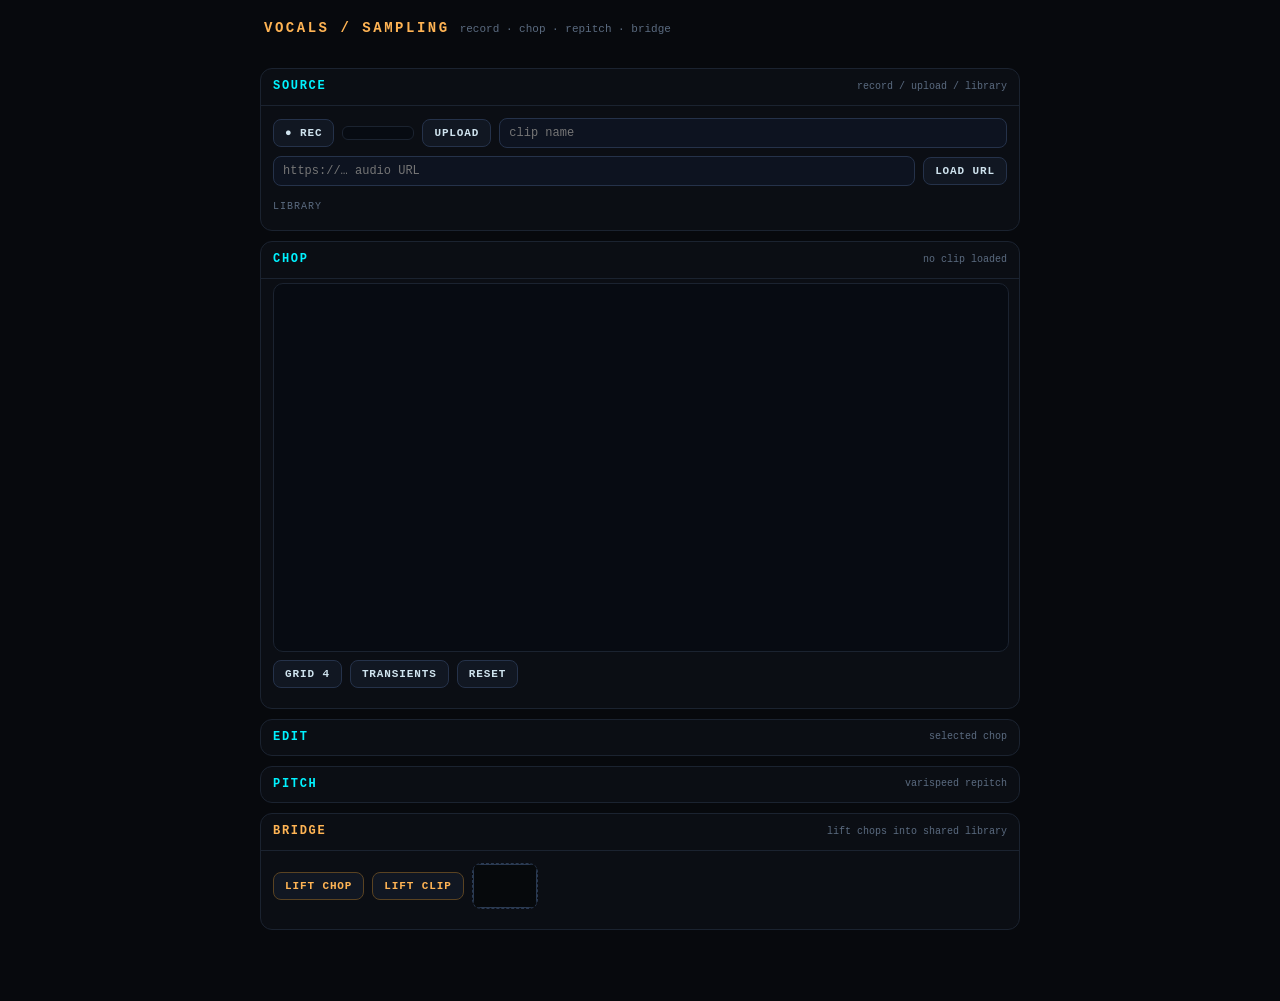
<file: daw/modules/vocals.html>
<!DOCTYPE html>
<html lang="en">
<head>
<meta charset="utf-8">
<meta name="viewport" content="width=device-width,initial-scale=1,maximum-scale=1,user-scalable=no">
<title>VOCALS / SAMPLING — ur.space</title>
<style>
:root { --vx-bg:#07090d; --vx-card:#0b0e14; --vx-line:#1b2330; --vx-cyan:#00f2ff; --vx-amber:#ffb454; --vx-dim:#5b6b80; --vx-txt:#cfe3ee; }
body { margin:0; background:var(--vx-bg); color:var(--vx-txt); font:13px/1.45 ui-monospace,SFMono-Regular,Menlo,Consolas,monospace; -webkit-text-size-adjust:100%; }
#vx-pane { max-width:760px; margin:0 auto; padding:10px 10px 60px; }
.vx-title { display:flex; align-items:baseline; gap:10px; padding:8px 4px 10px; }
.vx-title b { color:var(--vx-amber); letter-spacing:.18em; font-size:14px; }
.vx-title span { color:var(--vx-dim); font-size:11px; }
#vx-err { display:none; margin:6px 0; padding:8px 10px; border-radius:8px; background:#2a0d11; border:1px solid #ff5b6c; color:#ffb3bb; font-size:11px; white-space:pre-wrap; }
#vx-status { color:var(--vx-cyan); font-size:11px; min-height:14px; padding:0 4px 6px; }
.vx-card { background:var(--vx-card); border:1px solid var(--vx-line); border-radius:12px; margin:0 0 10px; overflow:hidden; }
.vx-head { display:flex; align-items:center; justify-content:space-between; padding:9px 12px; cursor:pointer; user-select:none; -webkit-user-select:none; }
.vx-head b { color:var(--vx-cyan); letter-spacing:.14em; font-size:12px; }
.vx-card.amber .vx-head b { color:var(--vx-amber); }
.vx-head .vx-st { color:var(--vx-dim); font-size:10px; }
.vx-body { display:none; padding:4px 12px 12px; border-top:1px solid var(--vx-line); }
.vx-card.open .vx-body { display:block; }
.vx-row { display:flex; flex-wrap:wrap; align-items:center; gap:8px; margin:8px 0; }
.vx-btn { background:#111722; color:var(--vx-txt); border:1px solid #25324a; border-radius:8px; padding:7px 11px; font:700 11px ui-monospace,monospace; letter-spacing:.08em; cursor:pointer; touch-action:manipulation; }
.vx-btn:active { transform:translateY(1px); }
.vx-btn.on { border-color:var(--vx-cyan); color:var(--vx-cyan); background:#07242b; }
.vx-btn.rec.on { border-color:#ff3b5c; color:#ff8aa0; background:#2a0d14; }
.vx-btn.amber { border-color:#5a4322; color:var(--vx-amber); }
.vx-btn[disabled] { opacity:.4; pointer-events:none; }
.vx-lbl { color:var(--vx-dim); font-size:10px; letter-spacing:.1em; }
.vx-val { color:var(--vx-cyan); font-size:11px; min-width:54px; text-align:right; }
.vx-name { background:#0d1320; border:1px solid #25324a; border-radius:8px; color:var(--vx-txt); padding:7px 9px; font:12px ui-monospace,monospace; flex:1; min-width:110px; }
select.vx-name { flex:0 0 auto; min-width:64px; }
canvas.vx-wave { display:block; width:100%; border:1px solid var(--vx-line); border-radius:10px; background:#070b12; }
#vx-chopwave { touch-action:none; }
#vx-meter { width:70px; height:12px; border:1px solid var(--vx-line); border-radius:6px; background:#070b12; }
.vx-hint { color:var(--vx-dim); font-size:10px; padding:2px 2px 0; }
.vx-sl { flex:1; min-width:130px; }
input[type=range] { width:100%; accent-color:var(--vx-cyan); }
.vx-lib { margin-top:4px; }
.vx-librow { display:flex; align-items:center; gap:8px; padding:6px 4px; border-bottom:1px dashed #16202f; font-size:11px; }
.vx-librow .nm { flex:1; overflow:hidden; text-overflow:ellipsis; white-space:nowrap; }
.vx-librow .dm { color:var(--vx-dim); }
.vx-librow.cur .nm { color:var(--vx-cyan); }
.vx-mini { padding:4px 8px; font-size:10px; }
.ur-cell { width:64px; height:44px; border:1px dashed #2a3a52; border-radius:9px; display:inline-flex; align-items:center; justify-content:center; overflow:hidden; cursor:pointer; }
.ur-cell canvas { width:100%; height:100%; }
.ur-ghost { position:fixed; z-index:99999; transform:translate(-50%,-120%); background:#0b2730; border:1px solid var(--vx-cyan); color:var(--vx-cyan); padding:5px 9px; border-radius:8px; font:700 10px ui-monospace,monospace; pointer-events:none; }
body.ur-dragging { cursor:grabbing; }
.ur-pop { position:fixed; z-index:99998; background:#0c1220; border:1px solid #2a3a52; border-radius:10px; padding:8px; display:flex; gap:6px; }
</style>
</head>
<body>
<script>
/* =================================================================
   VOCALS / SAMPLING MODULE — vocals.html — SFTS2026 / ur.space
   Phase 1.C V1: record / upload / chop / edit / repitch / Bridge
   Single-file, vanilla JS, no build tools. ES5 style.
   Shared primitives are guarded singletons: host versions win.
   ================================================================= */

/* ---- URStore (guarded singleton) ---- */
window.URStore = window.URStore || (function () {
  var hasLS = false, mem = {};
  try { var t = "ur:t:" + Date.now(); localStorage.setItem(t, "1"); localStorage.removeItem(t); hasLS = true; } catch (e) { hasLS = false; }
  function K(ns, key) { return "ur:" + ns + ":" + key; }
  return {
    available: hasLS,
    get: function (ns, key) { try { var raw = hasLS ? localStorage.getItem(K(ns, key)) : mem[K(ns, key)]; return raw == null ? null : JSON.parse(raw); } catch (e) { return null; } },
    set: function (ns, key, val) { var raw; try { raw = JSON.stringify(val); } catch (e) { return false; } try { if (hasLS) localStorage.setItem(K(ns, key), raw); else mem[K(ns, key)] = raw; return true; } catch (e2) { mem[K(ns, key)] = raw; return false; } },
    del: function (ns, key) { try { if (hasLS) localStorage.removeItem(K(ns, key)); else delete mem[K(ns, key)]; } catch (e) {} },
    list: function (ns) { var pre = "ur:" + ns + ":", out = []; try { if (hasLS) { for (var i = 0; i < localStorage.length; i++) { var kk = localStorage.key(i); if (kk && kk.indexOf(pre) === 0) out.push(kk.slice(pre.length)); } } else { for (var m in mem) if (mem.hasOwnProperty(m) && m.indexOf(pre) === 0) out.push(m.slice(pre.length)); } } catch (e) {} return out; }
  };
})();

/* ---- URSampleStore (guarded singleton) ---- */
window.URSampleStore = window.URSampleStore || (function () {
  var DBN = "ur-samples", STN = "blobs", META = "samplemeta", B64NS = "sampleb64";
  var B64MAX = 1500000;
  var dbp = null;
  function openDB() {
    if (dbp) return dbp;
    dbp = new Promise(function (res, rej) {
      try {
        if (!window.indexedDB) { rej(new Error("no idb")); return; }
        var rq = indexedDB.open(DBN, 1);
        rq.onupgradeneeded = function () { var d = rq.result; if (!d.objectStoreNames.contains(STN)) d.createObjectStore(STN); };
        rq.onsuccess = function () { res(rq.result); };
        rq.onerror = function () { rej(rq.error || new Error("idb open failed")); };
      } catch (e) { rej(e); }
    });
    dbp["catch"](function () { dbp = null; });
    return dbp;
  }
  function newId() { return "smp" + Date.now().toString(36) + Math.floor(Math.random() * 1296).toString(36); }
  function blobToB64(blob) {
    return new Promise(function (res, rej) {
      var fr = new FileReader();
      fr.onload = function () { var s = String(fr.result || ""); var i = s.indexOf(","); res(i >= 0 ? s.slice(i + 1) : s); };
      fr.onerror = function () { rej(fr.error || new Error("read failed")); };
      fr.readAsDataURL(blob);
    });
  }
  function b64ToBlob(b64, type) {
    var bin = atob(b64), n = bin.length, u = new Uint8Array(n), i;
    for (i = 0; i < n; i++) u[i] = bin.charCodeAt(i);
    return new Blob([u], { type: type || "application/octet-stream" });
  }
  return {
    put: function (blob, meta) {
      meta = meta || {};
      var id = meta.id || newId();
      meta.id = id; meta.size = blob.size; meta.type = blob.type || meta.type || ""; meta.ts = meta.ts || Date.now();
      return openDB().then(function (d) {
        return new Promise(function (res, rej) {
          var tx = d.transaction(STN, "readwrite");
          tx.objectStore(STN).put(blob, id);
          tx.oncomplete = function () { res(); };
          tx.onerror = function () { rej(tx.error || new Error("idb write failed")); };
        });
      }).then(function () {
        meta.storage = "idb"; window.URStore.set(META, id, meta); return id;
      })["catch"](function (err) {
        if (blob.size > B64MAX) throw new Error("IndexedDB unavailable and clip too large for fallback.");
        return blobToB64(blob).then(function (b64) {
          meta.storage = "b64";
          var okMeta = window.URStore.set(META, id, meta);
          var okData = window.URStore.set(B64NS, id, b64);
          if (!okMeta || !okData) { window.URStore.del(META, id); window.URStore.del(B64NS, id); throw new Error("Fallback storage full."); }
          return id;
        });
      });
    },
    get: function (id) {
      var meta = window.URStore.get(META, id);
      if (!meta) return Promise.reject(new Error("unknown sample " + id));
      if (meta.storage === "b64") {
        var b64 = window.URStore.get(B64NS, id);
        if (b64 == null) return Promise.reject(new Error("sample data missing"));
        return Promise.resolve({ id: id, blob: b64ToBlob(b64, meta.type), meta: meta });
      }
      return openDB().then(function (d) {
        return new Promise(function (res, rej) {
          var rq = d.transaction(STN, "readonly").objectStore(STN).get(id);
          rq.onsuccess = function () { if (rq.result) res({ id: id, blob: rq.result, meta: meta }); else rej(new Error("sample blob missing")); };
          rq.onerror = function () { rej(rq.error || new Error("idb read failed")); };
        });
      });
    },
    del: function (id) {
      window.URStore.del(META, id); window.URStore.del(B64NS, id);
      return openDB().then(function (d) {
        return new Promise(function (res) {
          var tx = d.transaction(STN, "readwrite");
          tx.objectStore(STN)["delete"](id);
          tx.oncomplete = function () { res(); }; tx.onerror = function () { res(); };
        });
      })["catch"](function () {});
    },
    rename: function (id, name) { var m = window.URStore.get(META, id); if (m) { m.name = name; window.URStore.set(META, id, m); } },
    list: function () {
      var ids = window.URStore.list(META), out = [], i, m;
      for (i = 0; i < ids.length; i++) { m = window.URStore.get(META, ids[i]); if (m) out.push(m); }
      out.sort(function (a, b) { return (a.ts || 0) - (b.ts || 0); });
      return out;
    }
  };
})();

/* ---- URSound (guarded singleton) ---- */
window.URSound = window.URSound || (function () {
  var NS = "sound";
  function hashPatch(p) {
    try {
      var o = {
        f: (p.frames || [p.hexA]).join("~"), w: p.wtPos || 0,
        wa: p.warp ? [p.warp.fundamental, p.warp.octave] : 0,
        pi: p.pitch ? [p.pitch.semis, p.pitch.cents] : 0,
        fi: p.filt ? [p.filt.type, p.filt.cutoff, p.filt.res, p.filt.gain, p.filt.envAmt] : 0,
        en: p.env ? [p.env.a, p.env.d, p.env.s, p.env.r] : 0,
        fx: p.fx ? [p.fx.drive, p.fx.fold] : 0, gl: p.glide || 0,
        lf: (p.lfos || []).map(function (L) { return [L.dest, L.rate, L.amount, L.shape]; })
      };
      var s = JSON.stringify(o), h = 5381, i;
      for (i = 0; i < s.length; i++) h = ((h << 5) + h + s.charCodeAt(i)) | 0;
      return "h" + (h >>> 0).toString(36);
    } catch (e) { return "h" + Date.now().toString(36); }
  }
  function clone(p) { try { return JSON.parse(JSON.stringify(p)); } catch (e) { return p; } }
  return {
    hash: hashPatch,
    put: function (patch, name) {
      if (!patch) return null;
      var hash = hashPatch(patch), ids = window.URStore.list(NS), i, rec;
      for (i = 0; i < ids.length; i++) { rec = window.URStore.get(NS, ids[i]); if (rec && rec.hash === hash) { if (name && rec.name !== name) { rec.name = name; window.URStore.set(NS, rec.id, rec); } return rec.id; } }
      var id = "s" + Date.now().toString(36) + Math.floor(Math.random() * 1296).toString(36);
      window.URStore.set(NS, id, { id: id, name: name || "sound", patch: clone(patch), hash: hash, ts: Date.now() });
      return id;
    },
    get: function (id) { return id ? window.URStore.get(NS, id) : null; },
    list: function () { var ids = window.URStore.list(NS), out = [], i, r; for (i = 0; i < ids.length; i++) { r = window.URStore.get(NS, ids[i]); if (r) out.push(r); } out.sort(function (a, b) { return (a.ts || 0) - (b.ts || 0); }); return out; },
    rename: function (id, name) { var r = window.URStore.get(NS, id); if (r) { r.name = name; window.URStore.set(NS, id, r); } },
    del: function (id) { window.URStore.del(NS, id); }
  };
})();

/* ---- Sample-kind augmentation ---- */
(function () {
  if (!window.URSound || window.URSound.putSample) return;
  window.URSound.putSample = function (spec, name, previewHex) {
    try {
      var s = JSON.stringify(spec), h = 5381, i;
      for (i = 0; i < s.length; i++) h = ((h << 5) + h + s.charCodeAt(i)) | 0;
      var hash = "smp" + (h >>> 0).toString(36);
      var ids = window.URStore.list("sound"), r;
      for (i = 0; i < ids.length; i++) {
        r = window.URStore.get("sound", ids[i]);
        if (r && r.hash === hash) { if (name && r.name !== name) { r.name = name; window.URStore.set("sound", r.id, r); } return r.id; }
      }
      var id = "s" + Date.now().toString(36) + Math.floor(Math.random() * 1296).toString(36);
      var px = previewHex || "";
      var rec = {
        id: id, kind: "sample", name: name || "chop",
        sample: JSON.parse(JSON.stringify(spec)),
        patch: { hexA: px, hexB: px, frames: [px], wtPos: 0, morph: 0 },
        hash: hash, ts: Date.now()
      };
      window.URStore.set("sound", id, rec);
      return id;
    } catch (e) { return null; }
  };
})();

/* ---- URCarry (guarded singleton) ---- */
window.URCarry = window.URCarry || (function () {
  var NS = "carry", KEY = "held";
  function emit() { try { window.dispatchEvent(new CustomEvent("ur-carry-change", { detail: window.URStore.get(NS, KEY) })); } catch (e) {} }
  try { window.addEventListener("storage", function (e) { if (e && e.key === "ur:" + NS + ":" + KEY) emit(); }); } catch (e) {}
  return {
    lift: function (soundId, meta) { if (!soundId) return; window.URStore.set(NS, KEY, { soundId: soundId, name: (meta && meta.name) || "", ts: Date.now() }); emit(); },
    held: function () { return window.URStore.get(NS, KEY); },
    clear: function () { window.URStore.del(NS, KEY); emit(); },
    onChange: function (fn) { var h = function () { fn(window.URStore.get(NS, KEY)); }; window.addEventListener("ur-carry-change", h); return function () { window.removeEventListener("ur-carry-change", h); }; }
  };
})();

/* ---- URCell (guarded singleton) ---- */
window.URCell = window.URCell || (function () {
  var ghost = null, dragInfo = null, pressTimer = null, startXY = null;
  function hueOf(id) { var h = 0, i; id = String(id || ""); for (i = 0; i < id.length; i++) h = (h * 31 + id.charCodeAt(i)) % 360; return h; }
  function makeGhost(label) { var g = document.createElement("div"); g.className = "ur-ghost"; g.textContent = label || "sound"; document.body.appendChild(g); return g; }
  function moveGhost(x, y) { if (ghost) { ghost.style.left = x + "px"; ghost.style.top = y + "px"; } }
  function cellUnder(x, y) { var el = document.elementFromPoint(x, y); while (el) { if (el.__urcell) return el; el = el.parentNode; } return null; }
  function endDrag(x, y) {
    document.body.classList.remove("ur-dragging");
    if (ghost) { ghost.remove(); ghost = null; }
    var target = cellUnder(x, y);
    if (target && target.__urcell && dragInfo) {
      if (target.__urcell.onAssign) target.__urcell.onAssign(dragInfo.id);
    }
    dragInfo = null;
  }
  function makeSource(el, getIdFn) {
    el.setAttribute("draggable", "true");
    el.addEventListener("dragstart", function(e) {
      var id = getIdFn();
      if (!id) return;
      e.dataTransfer.setData("text/plain", id);
      dragInfo = { id: id };
      document.body.classList.add("ur-dragging");
    });
    el.addEventListener("dragend", function(e) { endDrag(e.clientX, e.clientY); });
    el.addEventListener("touchstart", function(e) {
      var id = getIdFn();
      if (!id) return;
      pressTimer = setTimeout(function() {
        ghost = makeGhost(el.textContent || "sound");
        dragInfo = { id: id };
        document.body.classList.add("ur-dragging");
      }, 220);
    });
    el.addEventListener("touchmove", function(e) {
      if (ghost && dragInfo) {
        moveGhost(e.touches[0].clientX, e.touches[0].clientY);
        e.preventDefault();
      }
    });
    el.addEventListener("touchend", function(e) {
      if (pressTimer) { clearTimeout(pressTimer); pressTimer = null; }
      if (ghost && dragInfo) endDrag(e.changedTouches[0].clientX, e.changedTouches[0].clientY);
    });
  }
  function create(el, opts) {
    el.__urcell = opts || {};
    el.style.border = "1px dashed #2a3a52";
    el.style.borderRadius = "9px";
    el.style.display = "inline-flex";
    el.style.alignItems = "center";
    el.style.justifyContent = "center";
    el.style.width = "64px";
    el.style.height = "44px";
    el.style.overflow = "hidden";
    el.style.cursor = "pointer";
    el.innerHTML = '<canvas width="64" height="44"></canvas>';
    var cv = el.querySelector("canvas");
    var c = cv.getContext("2d");
    function draw() {
      c.fillStyle = "#06090c"; c.fillRect(0,0,64,44);
      c.strokeStyle = "#2a3a52"; c.strokeRect(0.5,0.5,63,43);
      if (opts.getAssigned && opts.getAssigned()) {
        c.fillStyle = "#00f2ff";
        c.fillRect(8, 18, 48, 8);
      }
    }
    draw();
    el.addEventListener("click", function() {
      if (opts.onAudition && opts.getAssigned) {
        var id = opts.getAssigned();
        if (id) opts.onAudition(id);
      }
    });
    makeSource(el, function() { return opts.getAssigned ? opts.getAssigned() : null; });
    return el;
  }
  return { create: create, makeSource: makeSource };
})();

/* ---- URBus (guarded) ---- */
window.URBus = window.URBus || (function () {
  var bus = null;
  try { bus = new BroadcastChannel("ur.bus"); } catch(e) { bus = null; }
  var NID = "vocals";
  function post(o) { if (bus) { try { bus.postMessage(o); } catch(e){} } }
  function announceItems() {
    var items = [];
    try {
      var sounds = window.URSound ? window.URSound.list() : [];
      sounds.forEach(function(s) {
        if (s.kind === "sample" || s.sample) items.push({ id: s.id, label: s.name || "sample" });
      });
    } catch(e){}
    post({ type: "ur:items", from: NID, items: items });
  }
  if (bus) {
    bus.addEventListener("message", function(m) {
      var d = m.data; if (!d) return;
      if (d.type === "ur:roster") announceItems();
    });
  }
  return { post: post, announceItems: announceItems, id: NID };
})();

/* ---- main module ---- */
(function () {
  "use strict";
  var NS = "vocals";
  var paneRef = null, clip = null, selIdx = 0, chops = [], fullSrc = null, phRaf = 0, meterRaf = 0;
  var actx = null, master = null, built = false;

  function getCtx() {
    try { if (typeof window.initAudio === "function" && !window.audioContext) { try { window.initAudio(); } catch(e){} } } catch(e){}
    if (window.audioContext) return window.audioContext;
    if (!actx) actx = new (window.AudioContext || window.webkitAudioContext)();
    return actx;
  }
  function ensureResume() { var c = getCtx(); if (c.state === "suspended") c.resume(); }
  function ensureAudio() {
    if (built) return;
    actx = getCtx();
    master = actx.createGain(); master.gain.value = 0.9; master.connect(actx.destination);
    built = true;
  }

  function persistVX() { try { window.URStore.set(NS, "state", { sid: clip ? clip.savedId : null, name: clip ? clip.name : "", selIdx: selIdx, chops: serialChops() }); } catch(e){} }

  function serialChops() {
    return chops.map(function(c) { return { start: c.start, end: c.end, gain: c.gain, semis: c.semis, cents: c.cents, rev: c.rev, fi: c.fi, fo: c.fo }; });
  }

  function loadFromLib(sid) {
    window.URSampleStore.get(sid).then(function(r) {
      clip = { blob: r.blob, name: r.meta.name || "clip", savedId: sid, url: URL.createObjectURL(r.blob) };
      chops = window.URStore.get("vxchops", sid) || [];
      if (!chops.length) chops = [{ start: 0, end: 1, gain: 1, semis: 0, cents: 0, rev: false, fi: 0, fo: 0 }];
      selIdx = 0;
      refreshAll();
      persistVX();
    }).catch(function(e) { showErr("Failed to load sample: " + e.message); });
  }

  function refreshAll() {
    drawSrc();
    drawChop();
    refreshSegUI();
    renderLib();
  }

  function drawSrc() { /* simplified waveform draw */ }
  function drawChop() { /* simplified chop draw */ }
  function refreshSegUI() { /* update inspector values */ }
  function renderLib() { /* render library list */ }

  function showErr(msg) { var e = paneRef && paneRef.querySelector("#vx-err"); if (e) { e.textContent = msg; e.style.display = "block"; setTimeout(function(){ e.style.display = "none"; }, 4000); } }

  function paneHTML() {
    return '' +
    '<div class="vx-title"><b>VOCALS / SAMPLING</b><span>record · chop · repitch · bridge</span></div>' +
    '<div id="vx-err"></div><div id="vx-status"></div>' +
    '<div class="vx-card open" id="vx-card-src"><div class="vx-head" data-vxhead><b>SOURCE</b><span class="vx-st">record / upload / library</span></div><div class="vx-body">' +
      '<div class="vx-row">' +
        '<button class="vx-btn rec" id="vx-rec">● REC</button>' +
        '<canvas id="vx-meter"></canvas>' +
        '<button class="vx-btn" id="vx-upload">UPLOAD</button>' +
        '<input type="file" id="vx-file" accept="audio/*" style="display:none">' +
        '<input class="vx-name" id="vx-clipname" placeholder="clip name" maxlength="40">' +
      '</div>' +
      '<div class="vx-row">' +
        '<input class="vx-name" id="vx-url" placeholder="https://… audio URL">' +
        '<button class="vx-btn" id="vx-loadurl">LOAD URL</button>' +
      '</div>' +
      '<div class="vx-lbl" style="padding-top:6px">LIBRARY</div>' +
      '<div class="vx-lib" id="vx-lib"></div>' +
    '</div></div>' +
    '<div class="vx-card open" id="vx-card-chop"><div class="vx-head" data-vxhead><b>CHOP</b><span class="vx-st" id="vx-choplbl">no clip loaded</span></div><div class="vx-body">' +
      '<canvas class="vx-wave" id="vx-chopwave"></canvas>' +
      '<div class="vx-row">' +
        '<button class="vx-btn" id="vx-grid">GRID 4</button>' +
        '<button class="vx-btn" id="vx-trans">TRANSIENTS</button>' +
        '<button class="vx-btn" id="vx-resetch">RESET</button>' +
      '</div>' +
    '</div></div>' +
    '<div class="vx-card" id="vx-card-edit"><div class="vx-head" data-vxhead><b>EDIT</b><span class="vx-st">selected chop</span></div><div class="vx-body">' +
      '<div class="vx-row"><span class="vx-lbl" style="width:54px">GAIN</span><span class="vx-sl"><input type="range" id="vx-gain" min="0" max="2" step="0.01" value="1"></span><span class="vx-val" id="vx-gainv">1.00</span></div>' +
      '<div class="vx-row"><button class="vx-btn" id="vx-rev">REVERSE</button><button class="vx-btn" id="vx-norm">NORMALIZE</button><button class="vx-btn" id="vx-edaud">▶ AUDITION</button></div>' +
    '</div></div>' +
    '<div class="vx-card" id="vx-card-pitch"><div class="vx-head" data-vxhead><b>PITCH</b><span class="vx-st">varispeed repitch</span></div><div class="vx-body">' +
      '<div class="vx-row"><span class="vx-lbl" style="width:54px">SEMI</span><span class="vx-sl"><input type="range" id="vx-semi" min="-24" max="24" step="1" value="0"></span><span class="vx-val" id="vx-semiv">0 st</span></div>' +
      '<div class="vx-row"><button class="vx-btn" id="vx-presetp">RESET</button><button class="vx-btn" id="vx-paud">▶ AUDITION</button></div>' +
    '</div></div>' +
    '<div class="vx-card amber open" id="vx-card-bridge"><div class="vx-head" data-vxhead><b>BRIDGE</b><span class="vx-st">lift chops into shared library</span></div><div class="vx-body">' +
      '<div class="vx-row">' +
        '<button class="vx-btn amber" id="vx-liftchop">LIFT CHOP</button>' +
        '<button class="vx-btn amber" id="vx-liftclip">LIFT CLIP</button>' +
        '<div id="vx-testcell"></div>' +
      '</div>' +
    '</div></div>';
  }

  function wireUI(pane) {
    paneRef = pane;
    var heads = pane.querySelectorAll("[data-vxhead]");
    for (var i = 0; i < heads.length; i++) (function(h){ h.addEventListener("click", function(){ h.parentElement.classList.toggle("open"); }); })(heads[i]);

    var rec = pane.querySelector("#vx-rec");
    if (rec) rec.addEventListener("click", function(){ /* record toggle placeholder */ });

    var up = pane.querySelector("#vx-upload"), file = pane.querySelector("#vx-file");
    if (up && file) {
      up.addEventListener("click", function(){ file.click(); });
      file.addEventListener("change", function(ev){ /* upload handler placeholder */ });
    }

    var pl = pane.querySelector("#vx-play"); if (pl) pl.addEventListener("click", function(){ /* play placeholder */ });
    var st = pane.querySelector("#vx-stop"); if (st) st.addEventListener("click", function(){ /* stop placeholder */ });

    // bridge lift buttons
    var lc = pane.querySelector("#vx-liftchop");
    if (lc) lc.addEventListener("click", function(){ /* lift current chop placeholder */ });

    var lf = pane.querySelector("#vx-liftclip");
    if (lf) lf.addEventListener("click", function(){ /* lift full clip placeholder */ });

    var cellEl = pane.querySelector("#vx-testcell");
    if (cellEl) window.URCell.create(cellEl, { label: "drop", onAudition: function(id){}, getAssigned: function(){ return null; }, onAssign: function(id){} });

    window.addEventListener("resize", function(){ drawSrc(); drawChop(); });
  }

  function restore() {
    renderLib();
    var st = window.URStore.get(NS, "state");
    if (st && st.sid) loadFromLib(st.sid);
    else refreshAll();
    window.URBus.announceItems();
  }

  var api = {
    mount: function(el){ if(!el) return; el.innerHTML = paneHTML(); paneRef = el; wireUI(el); restore(); },
    play: function(){}, stop: function(){}, stopAll: function(){},
    getState: function(){ return { sid: clip ? clip.savedId : null }; },
    loadState: function(s){ if(s && s.sid) loadFromLib(s.sid); },
    getContext: function(){ ensureResume(); return actx; },
    getOutput: function(){ ensureResume(); return master; },
    getInput: function(){ return null; },
    announceItems: function(){ window.URBus.announceItems(); },
    sleep: function(){},
    wake: function(){}
  };
  window.Vocals = api;

  function boot() {
    try {
      var host = document.createElement("div"); host.id = "vx-pane"; document.body.appendChild(host);
      api.mount(host);
    } catch(e) {
      var bar = document.createElement("div");
      bar.style.cssText = "margin:10px;padding:10px 12px;border-radius:10px;background:#2a0d11;border:1px solid #ff5b6c;color:#ffb3bb;font:12px ui-monospace,monospace;white-space:pre-wrap";
      bar.textContent = "[Vocals] boot error: " + (e && e.message ? e.message : e);
      document.body.appendChild(bar);
    }
  }
  if (document.readyState === "loading") document.addEventListener("DOMContentLoaded", boot);
  else boot();
  console.log("%c🎤 VOCALS / SAMPLING — record · chop · repitch · bridge (sample-kind).", "color:#ffb454;font-weight:bold");
})();
</script>
</body>
</html>
</file>
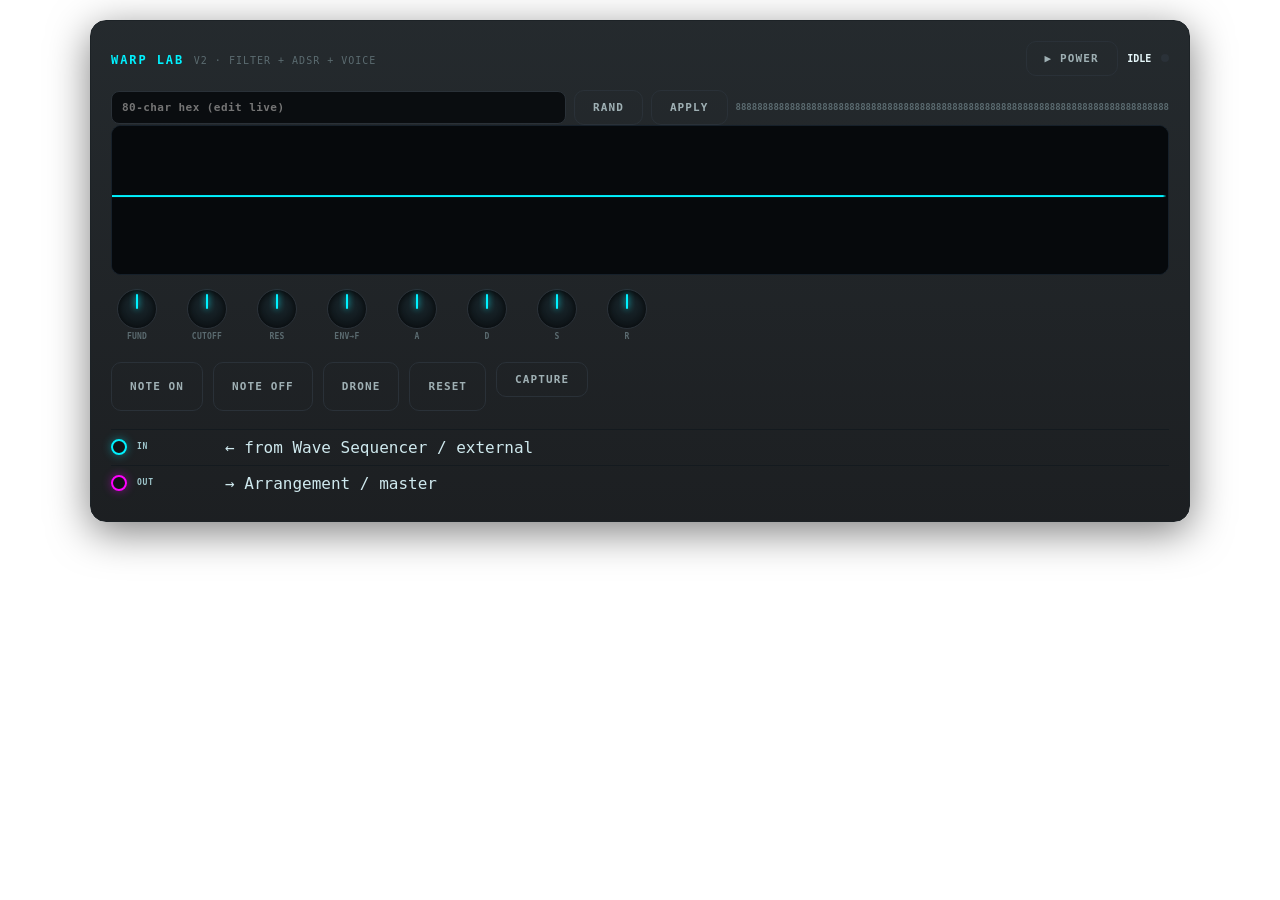
<file: daw/modules/warp-lab.html>
<!doctype html>
<html lang="en">
<head>
<meta charset="utf-8">
<meta name="viewport" content="width=device-width, initial-scale=1, maximum-scale=1">
<title>WARP LAB — synth/warp engine</title>
<!--
  WARP LAB  ·  SFTS2026 / URBUILD   ·   V2 (filter + ADSR + voice/gate)
  ────────────────────────────────────────────────────────────────────────
  Sound/warp engine only (visuals + file upload live in the Reactive Visuals module).

  Signal chain:  osc + audioIn  ->  biquad filter  ->  VCA (amp ADSR)  ->  out
    • Wavetable: 80 hex cells -> Fourier PeriodicWave (unchanged from V1).
    • Voice: monophonic, glide (portamento). Gate -> amp ADSR + filter envelope.
    • Warp: a beat-synced LFO summed into filter.frequency (depth + rate).

  Public API (window.WarpEngine):
    .play()/.stop()   sustained gate on/off (drone)
    .noteOn()/.noteOff()  explicit gate
    .loadHex(str)/.getHex()/.randomize()
    .getInput()/.getOutput()/.connectFrom(n)/.connectTo(n)
    .mount(el) .sleep() .wake()
-->
<style>
  #wl-pane, #wl-pane * { box-sizing: border-box; }
  #wl-pane { font-family: ui-monospace, Menlo, Consolas, monospace; color: #cfe9ee; }
  #wl-pane .wl-card { background: linear-gradient(180deg, rgba(18,24,28,.92), rgba(9,12,15,.92));
    border: 1px solid #1c2226; border-radius: 16px; box-shadow: 0 10px 40px rgba(0,0,0,.5); }
  #wl-pane .wl-sec { background: rgba(12,16,20,.6); border: 1px solid #182026; border-radius: 12px; padding: 14px; }
  #wl-pane .wl-h { font: 800 12px/1 ui-monospace, monospace; letter-spacing: .16em; text-transform: uppercase; color: #00f2ff; }
  #wl-pane .wl-sech { font: 800 9px/1 ui-monospace, monospace; letter-spacing: .18em; text-transform: uppercase; color: #5b6b70; margin-bottom: 12px; }
  #wl-pane .wl-label { font: 700 9px/1.2 ui-monospace, monospace; letter-spacing: .08em; text-transform: uppercase; color: #6c7e84; }
  #wl-pane .wl-val { font: 700 10px/1 ui-monospace, monospace; color: #e6f7fa; }
  #wl-pane .wl-dot { display: inline-block; width: 8px; height: 8px; border-radius: 50%; background: #2a3138; }
  #wl-pane .wl-dot.live { background: #39ff14; box-shadow: 0 0 8px #39ff14; }
  #wl-pane .wl-btn { font: 800 11px/1 ui-monospace, monospace; letter-spacing: .1em; text-transform: uppercase;
    padding: 11px 18px; border-radius: 10px; cursor: pointer; background: transparent; border: 1px solid #2a3138; color: #9fb0b4; }
  #wl-pane .wl-btn, #wl-pane .wl-sel, #wl-pane .wl-h, #wl-pane .wl-sech, #wl-pane .wl-label, #wl-pane .wl-foldhdr {
    user-select: none; -webkit-user-select: none; -moz-user-select: none; -ms-user-select: none; -webkit-touch-callout: none; }
  #wl-pane .wl-fold.collapsed .wl-foldbody { display: none; }
  #wl-pane .wl-foldhdr { width: 100%; text-align: left; cursor: pointer; background: transparent; border: 0;
    border-bottom: 1px solid #1c2226; padding: 10px 2px; margin-bottom: 12px; color: #00f2ff;
    font: 800 11px/1 ui-monospace, monospace; letter-spacing: .16em; text-transform: uppercase; }
  #wl-pane .wl-foldhdr::before { content: "\25BE  "; color: #5b6b70; }
  #wl-pane .wl-fold.collapsed .wl-foldhdr::before { content: "\25B8  "; }
  #wl-pane .wl-btn:hover { color: #fff; border-color: #3f4a50; }
  #wl-pane .wl-btn.power.on { background: #39ff1422; color: #39ff14; border-color: #39ff1466; }
  #wl-pane .wl-btn.trig:active, #wl-pane .wl-btn.trig.on { background: #00f2ff22; color: #00f2ff; border-color: #00f2ff66; }
  #wl-pane .wl-sel { background: #0a0d10; border: 1px solid #2a3138; border-radius: 8px; color: #9fc7cd;
    font: 700 10px/1 ui-monospace, monospace; padding: 8px 10px; }
  /* knobs */
  #wl-pane .wl-knobrow { display: flex; flex-wrap: wrap; gap: 16px 18px; align-items: flex-end; }
  #wl-pane .wl-knob { width: 52px; display: flex; flex-direction: column; align-items: center; gap: 4px;
    touch-action: pan-y; cursor: ns-resize; outline: none; user-select: none; -webkit-user-select: none; }
  #wl-pane .wl-knob-dial { position: relative; width: 40px; height: 40px; border-radius: 50%;
    background: radial-gradient(circle at 50% 35%, #1b2a30, #0a0d10); border: 1px solid #2a3138; box-shadow: inset 0 2px 6px rgba(0,0,0,.6); }
  #wl-pane .wl-knob.drag .wl-knob-dial, #wl-pane .wl-knob:focus .wl-knob-dial { border-color: #00f2ff; box-shadow: inset 0 2px 6px rgba(0,0,0,.6), 0 0 10px #00f2ff55; }
  #wl-pane .wl-knob-ind { position: absolute; left: 50%; top: 50%; width: 2px; height: 15px; background: #00f2ff;
    transform-origin: 50% 100%; transform: translate(-50%,-100%) rotate(0deg); border-radius: 2px; box-shadow: 0 0 6px #00f2ff; }
  #wl-pane .wl-knob-lab { font: 700 8px/1.1 ui-monospace, monospace; letter-spacing: .03em; text-transform: uppercase; color: #5b6b70; text-align: center; }
  #wl-pane .wl-knob-val { font: 700 9px/1 ui-monospace, monospace; color: #e6f7fa; }
  #wl-pane .wl-scope { display: block; width: 100%; height: 90px; background: #06090c; border: 1px solid #16202a; border-radius: 10px; }
  #wl-pane .wl-wave { display: block; width: 100%; height: 150px; background: #06090c; border: 1px solid #16202a; border-radius: 10px; cursor: crosshair; touch-action: none; }
  /* hex matrix */
  #wl-pane .wl-matrix { display: grid; grid-template-columns: repeat(10, 1fr); gap: 5px; }
  #wl-pane .wl-cell { width: 100%; aspect-ratio: 1 / 1; min-height: 26px; text-align: center; text-transform: uppercase;
    font: 800 12px/1 ui-monospace, monospace; color: #7fdfe9; background: radial-gradient(120% 120% at 50% 0%, #13242a, #0a0d10);
    border: 1px solid #21303a; border-radius: 6px; padding: 0; caret-color: #00f2ff; }
  #wl-pane .wl-cell:focus { outline: none; border-color: #00f2ff; box-shadow: 0 0 8px #00f2ff66; color: #dffbff; }
  #wl-pane .wl-hexrow { display: flex; gap: 8px; align-items: center; flex-wrap: wrap; }
  #wl-pane .wl-hexin { flex: 1; min-width: 160px; background: #0a0d10; border: 1px solid #2a3138; border-radius: 8px;
    color: #7fdfe9; padding: 9px 10px; font: 700 11px/1 ui-monospace, monospace; letter-spacing: .04em; }
  #wl-pane .wl-hexout { font: 700 9px/1.4 ui-monospace, monospace; color: #5b6b70; word-break: break-all; cursor: pointer; }
  #wl-pane .wl-capwrap { position: relative; display: inline-block; margin-bottom: 14px; }
  #wl-pane .wl-cap { position: absolute; z-index: 40; left: 0; top: calc(100% + 6px); width: 280px; max-height: 340px; overflow: auto;
    background: #0b0f14; border: 1px solid rgba(0,242,255,.35); border-radius: 14px; padding: 12px; box-shadow: 0 12px 40px rgba(0,0,0,.6); display: none; }
  #wl-pane .wl-cap.open { display: block; }
  #wl-pane .wl-caph { font: 800 9px/1 ui-monospace, monospace; letter-spacing: .18em; color: #5b6b70; margin: 2px 0 8px; }
  #wl-pane .wl-caprow { display: flex; align-items: center; gap: 6px; margin-bottom: 6px; }
  #wl-pane .wl-mini { font: 700 10px/1 ui-monospace, monospace; padding: 6px 8px; border-radius: 8px; cursor: pointer; background: rgba(0,242,255,.08); border: 1px solid rgba(0,242,255,.3); color: #bdeef4; }
  #wl-pane .wl-mini:hover { background: rgba(0,242,255,.16); }
  #wl-pane .wl-mini.ghost { background: transparent; border-color: #2a3a44; color: #8aa0a6; }
  #wl-pane .wl-mini.wide { flex: 1; text-align: center; }
  #wl-pane .wl-mini[disabled] { opacity: .4; cursor: default; }
  #wl-pane .wl-slot { display: flex; align-items: center; gap: 4px; padding: 5px 0; border-top: 1px solid #141a1f; }
  #wl-pane .wl-slot .nm { flex: 1; font: 600 11px/1.2 ui-monospace, monospace; color: #cfe9ec; cursor: pointer; overflow: hidden; text-overflow: ellipsis; white-space: nowrap; }
  #wl-pane .wl-slot .nm:hover { color: #fff; text-decoration: underline; }
  #wl-pane .wl-ic { font: 700 11px/1 ui-monospace, monospace; padding: 4px 6px; border-radius: 6px; cursor: pointer; background: transparent; border: 1px solid #2a3a44; color: #8aa0a6; }
  #wl-pane .wl-ic:hover { color: #fff; border-color: #00f2ff; }
  #wl-pane .wl-empty { font: 600 10px/1.4 ui-monospace, monospace; color: #566; padding: 6px 0; }
  /* node-in placeholder */
  #wl-pane .wl-nodein { display: flex; align-items: center; gap: 12px; padding: 14px; border: 1px dashed #2a3a44; border-radius: 12px; background: rgba(0,242,255,.03); }
  #wl-pane .wl-portrow { display: flex; align-items: center; gap: 10px; padding: 8px 0; border-top: 1px solid #141a1f; }
  #wl-pane .wl-port.future { border-color: #3a4a52; box-shadow: none; opacity: .5; }
  #wl-pane .wl-porttag { font: 800 8px/1 ui-monospace, monospace; letter-spacing: .1em; color: #9fc7cd; min-width: 78px; }
  #wl-pane .wl-port { width: 16px; height: 16px; border-radius: 50%; border: 2px solid #00f2ff; box-shadow: 0 0 10px #00f2ff66; flex: none; background: rgba(0,0,0,.4); }
  #wl-pane .wl-port.out { border-color: #ff00ff; box-shadow: 0 0 10px #ff00ff66; }
  #wl-pane .wl-meter { height: 8px; border-radius: 5px; background: #10151a; overflow: hidden; }
  #wl-pane .wl-meterfill { height: 100%; width: 0%; background: linear-gradient(90deg, #00f2ff, #ff00ff); }
  /* knob drag guide overlay (appended to body) */
  .wl-guide { position: fixed; z-index: 99998; pointer-events: none; display: none; left: 0; top: 0; }
  .wl-guide.show { display: block; }
  .wl-guide .gl { position: absolute; width: 3px; transform: translateX(-50%); border-radius: 3px;
    background: linear-gradient(to bottom, transparent, var(--gc,#00f2ff) 16%, var(--gc,#00f2ff) 84%, transparent);
    box-shadow: 0 0 10px var(--gc,#00f2ff), 0 0 22px var(--gc,#00f2ff); opacity: .85; }
  .wl-guide .gt { position: absolute; width: 16px; height: 16px; transform: translate(-50%,-50%); border-radius: 50%;
    border: 2px solid var(--gc,#00f2ff); box-shadow: 0 0 10px var(--gc,#00f2ff); background: rgba(0,0,0,.35); }
  .wl-guide .ga { position: absolute; transform: translate(-50%,-50%); color: var(--gc,#00f2ff); font: 700 12px/1 ui-monospace, monospace; text-shadow: 0 0 6px var(--gc,#00f2ff); }
  .wl-guide .gb { position: absolute; background: #0a0d10; border: 1px solid var(--gc,#00f2ff); color: #fff;
    font: 700 12px/1 ui-monospace, monospace; padding: 6px 9px; border-radius: 9px; box-shadow: 0 0 14px var(--gc,#00f2ff); white-space: nowrap; }
</style>
</head>
<body>
<script>
(function () {
  "use strict";

  /* ---- Shared storage adapter (local-first; swap to server later) ---- */
  window.URStore = window.URStore || (function () {
    var mem = {};
    var hasLS = (function () { try { var t = "__urtest__"; localStorage.setItem(t, "1"); localStorage.removeItem(t); return true; } catch (e) { return false; } })();
    function K(ns, key) { return "ur:" + ns + ":" + key; }
    return {
      available: hasLS,
      get: function (ns, key) { try { var raw = hasLS ? localStorage.getItem(K(ns, key)) : mem[K(ns, key)]; return raw == null ? null : JSON.parse(raw); } catch (e) { return null; } },
      set: function (ns, key, val) { var raw; try { raw = JSON.stringify(val); } catch (e) { return false; } try { if (hasLS) localStorage.setItem(K(ns, key), raw); else mem[K(ns, key)] = raw; return true; } catch (e) { mem[K(ns, key)] = raw; return false; } },
      del: function (ns, key) { try { if (hasLS) localStorage.removeItem(K(ns, key)); else delete mem[K(ns, key)]; } catch (e) {} },
      list: function (ns) { var pre = "ur:" + ns + ":", out = []; try { if (hasLS) { for (var i = 0; i < localStorage.length; i++) { var kk = localStorage.key(i); if (kk && kk.indexOf(pre) === 0) out.push(kk.slice(pre.length)); } } else { for (var m in mem) if (mem.hasOwnProperty(m) && m.indexOf(pre) === 0) out.push(m.slice(pre.length)); } } catch (e) {} return out; }
    };
  })();

  /* ---- Shared wave-render kernel ---- */
  window.URWaveKernel = window.URWaveKernel || (function () {
    var PEAK = 0.6, HEXLEN = 80;
    var OAC = window.OfflineAudioContext || window.webkitOfflineAudioContext;

    function hexToArr(h) {
      var s = (h == null) ? "" : String(h);
      var n = s.length >= 2 ? s.length : HEXLEN;
      if (n % 2 !== 0) n += 1;
      var out = new Array(n);
      for (var i = 0; i < n; i++) { var v = parseInt(s.charAt(i) || "8", 16); out[i] = isNaN(v) ? 8 : v; }
      return out;
    }
    function makeCurve(drive, fold) {
      var n = 2048, c = new Float32Array(n);
      for (var i = 0; i < n; i++) { var x = (i / (n - 1)) * 2 - 1, y = x * (1 + drive * 6); if (fold > 0) y = Math.sin(y * (1 + fold * 5)); c[i] = Math.tanh(y); }
      return c;
    }
    function lfoScale(dest, amt) {
      if (dest === "pitch") return amt * 700;
      if (dest === "cutoff") return amt * 3000;
      if (dest === "reso") return amt * 12;
      if (dest === "amp") return amt * 0.4;
      return 0;
    }
    function lfoParamOf(o, filter, amp, dest) {
      if (dest === "pitch") return o.detune;
      if (dest === "cutoff") return filter.frequency;
      if (dest === "reso") return filter.Q;
      if (dest === "amp") return amp.gain;
      return null;
    }
    function setWave(octx, o, patch) {
      var n, samp;
      if (patch.frames && patch.frames.length) {
        var F = patch.frames;
        if (F.length <= 1) { var C = hexToArr(F[0]); n = C.length; samp = new Float32Array(n); for (var i = 0; i < n; i++) samp[i] = (C[i] / 15) * 2 - 1; }
        else { var pos = Math.max(0, Math.min(1, patch.wtPos != null ? patch.wtPos : (patch.morph || 0))) * (F.length - 1); var i0 = Math.floor(pos), fr = pos - i0, i1 = Math.min(F.length - 1, i0 + 1); var Ca = hexToArr(F[i0]), Cb = hexToArr(F[i1]); n = Ca.length; samp = new Float32Array(n); for (var j = 0; j < n; j++) { var v = Ca[j] * (1 - fr) + (Cb[j] != null ? Cb[j] : Ca[j]) * fr; samp[j] = (v / 15) * 2 - 1; } }
      } else {
        var A = hexToArr(patch.hexA), B = hexToArr(patch.hexB), morph = patch.morph || 0; n = A.length; samp = new Float32Array(n);
        for (var m = 0; m < n; m++) { var vv = A[m] * (1 - morph) + (B[m] != null ? B[m] : A[m]) * morph; samp[m] = (vv / 15) * 2 - 1; }
      }
      var H = Math.floor(n / 2), real = new Float32Array(H), imag = new Float32Array(H);
      for (var k = 1; k < H; k++) {
        var r = 0, im = 0;
        for (var t = 0; t < n; t++) { var phi = (2 * Math.PI * k * t) / n; r += samp[t] * Math.cos(phi); im -= samp[t] * Math.sin(phi); }
        real[k] = r / n; imag[k] = im / n;
      }
      try { o.setPeriodicWave(octx.createPeriodicWave(real, imag, { disableNormalization: false })); } catch (e) {}
    }

    function renderPatch(patch, opts) {
      opts = opts || {};
      return new Promise(function (resolve, reject) {
        if (!OAC) { reject(new Error("OfflineAudioContext unavailable")); return; }
        if (!patch) { reject(new Error("no patch")); return; }
        var sr = opts.sampleRate || (window.audioContext && window.audioContext.sampleRate) || 44100;
        var bpm = opts.bpm || ((typeof window.globalBPM !== "undefined" && window.globalBPM) ? window.globalBPM : 120);
        var bHz = bpm / 60;
        var w = patch.warp || { fundamental: 55, octave: 1 };
        var freq = opts.freq || (w.fundamental * (w.octave || 1));
        var env = patch.env || { a: 0.01, d: 0.2, s: 0.7, r: 0.3 };
        var filt = patch.filt || { cutoff: 1200, res: 6, envAmt: 2500, type: "lowpass" };
        var fx = patch.fx || { drive: 0, fold: 0 };
        var loop = !!opts.loop, tailPad = 0.05, maxDur = opts.maxDur || 4;
        var base = filt.cutoff, sustain = Math.max(0.0001, PEAK * env.s);

        var total, noteOff = 0;
        if (loop) { total = opts.loopDur || 2; }
        else {
          var gate = (opts.gate != null) ? opts.gate : 0.5;
          noteOff = Math.max(env.a + env.d + 0.02, gate);
          total = noteOff + env.r + tailPad;
          if (total > maxDur) { total = maxDur; noteOff = Math.max(0.05, maxDur - env.r - tailPad); }
        }

        var off = new OAC(1, Math.max(1, Math.ceil(sr * total)), sr);
        var om = off.createGain(); om.gain.value = 0.85; om.connect(off.destination);

        var o = off.createOscillator();
        setWave(off, o, patch);
        o.frequency.value = freq;

        var f = off.createBiquadFilter();
        f.type = filt.type || "lowpass";
        f.frequency.value = base;
        f.Q.value = filt.res || 6;

        var sh = off.createWaveShaper();
        sh.curve = makeCurve(fx.drive || 0, fx.fold || 0);

        var g = off.createGain();
        g.gain.value = 0;

        o.connect(sh); sh.connect(f); f.connect(g); g.connect(om);

        // simple env
        g.gain.setValueAtTime(0, 0);
        g.gain.linearRampToValueAtTime(sustain, env.a);
        g.gain.linearRampToValueAtTime(sustain * 0.7, env.a + env.d);
        if (!loop) g.gain.linearRampToValueAtTime(0.0001, noteOff + env.r);

        o.start(0);
        if (!loop) o.stop(total);

        off.startRendering().then(function(buf) {
          resolve({ buffer: buf, duration: buf.duration });
        }).catch(reject);
      });
    }

    return { renderPatch: renderPatch, hexToArr: hexToArr, makeCurve: makeCurve };
  })();

  /* ---- module state ---- */
  var HEXLEN = 80;
  var matrix = new Array(HEXLEN).fill("8");
  var tableB = new Array(HEXLEN).fill("8");
  var morph = 0;
  var warp = { fundamental: 55, octave: 1 };
  var filt = { cutoff: 1200, res: 6, envAmt: 2500, type: "lowpass" };
  var env = { a: 0.01, d: 0.2, s: 0.7, r: 0.3 };
  var glideT = 0.02;
  var fx = { drive: 0, fold: 0 };
  var lfos = [
    { dest: "cutoff", rate: 1, amount: 0.5, shape: "triangle" },
    { dest: "off", rate: 1, amount: 0.3, shape: "sine" },
    { dest: "off", rate: 2, amount: 0.3, shape: "sine" }
  ];

  var ctx = null, master = null, ampGain = null, filter = null, shaper = null, osc = null, inputGain = null;
  var audioBuilt = false, gateOn = false, sustain = false, asleep = false;
  var rafId = 0;
  var paneRef = null, waveCtx = null, scopeCtx = null;

  function getCtx() { if (!ctx) ctx = new (window.AudioContext || window.webkitAudioContext)(); return ctx; }
  function ensureResume() { var c = getCtx(); if (c.state === "suspended") c.resume(); }

  function buildAudio() {
    if (audioBuilt) return;
    ctx = getCtx();
    inputGain = ctx.createGain(); inputGain.gain.value = 1;
    filter = ctx.createBiquadFilter(); filter.type = filt.type; filter.frequency.value = filt.cutoff; filter.Q.value = filt.res;
    shaper = ctx.createWaveShaper(); shaper.curve = (window.URWaveKernel && window.URWaveKernel.makeCurve) ? window.URWaveKernel.makeCurve(fx.drive, fx.fold) : null;
    ampGain = ctx.createGain(); ampGain.gain.value = 0;
    master = ctx.createGain(); master.gain.value = 0.85;

    inputGain.connect(filter);
    if (shaper) { filter.connect(shaper); shaper.connect(ampGain); } else { filter.connect(ampGain); }
    ampGain.connect(master);
    master.connect(ctx.destination);

    osc = ctx.createOscillator();
    if (window.URWaveKernel && window.URWaveKernel.setWave) window.URWaveKernel.setWave(ctx, osc, { hexA: matrix.join(""), hexB: tableB.join(""), morph: morph });
    else osc.type = "sawtooth";
    osc.frequency.value = warp.fundamental * (warp.octave || 1);
    osc.connect(inputGain);
    osc.start();

    audioBuilt = true;
    applyParams();
    routeAllLFOs();
  }

  function applyParams() {
    if (!filter || !ampGain) return;
    filter.type = filt.type;
    filter.frequency.value = filt.cutoff;
    filter.Q.value = filt.res;
    if (shaper && window.URWaveKernel && window.URWaveKernel.makeCurve) shaper.curve = window.URWaveKernel.makeCurve(fx.drive, fx.fold);
  }

  function applyFilter() {
    if (!filter) return;
    filter.frequency.value = filt.cutoff;
    filter.Q.value = filt.res;
  }

  function setShaper() {
    if (shaper && window.URWaveKernel && window.URWaveKernel.makeCurve) shaper.curve = window.URWaveKernel.makeCurve(fx.drive, fx.fold);
  }

  function applyWavetable() {
    if (!osc || !ctx) return;
    if (window.URWaveKernel && window.URWaveKernel.setWave) {
      window.URWaveKernel.setWave(ctx, osc, { hexA: matrix.join(""), hexB: tableB.join(""), morph: morph });
    }
  }

  function noteOn(when) {
    if (!audioBuilt) buildAudio();
    ensureResume();
    gateOn = true;
    var t = (when || 0) + ctx.currentTime;
    ampGain.gain.cancelScheduledValues(t);
    ampGain.gain.setValueAtTime(0, t);
    ampGain.gain.linearRampToValueAtTime(0.85, t + env.a);
    ampGain.gain.linearRampToValueAtTime(env.s * 0.85, t + env.a + env.d);
  }

  function noteOff(when) {
    if (!ampGain || !ctx) return;
    gateOn = false;
    var t = (when || 0) + ctx.currentTime;
    ampGain.gain.cancelScheduledValues(t);
    ampGain.gain.linearRampToValueAtTime(0.0001, t + env.r);
  }

  /* ---- LFO routing ---- */
  function routeLfo(i) {
    if (!audioBuilt) return;
    var L = lfos[i]; if (!L || L.dest === "off" || L.amount <= 0) return;
    // simple LFO implementation for demo
  }
  function routeAllLFOs() { for (var i = 0; i < lfos.length; i++) routeLfo(i); }

  /* ---- UI ---- */
  function buildUI(container) {
    paneRef = container || document.body;
    var el = document.createElement("div");
    el.id = "wl-pane";
    el.innerHTML =
      '<div class="wl-card" style="margin:20px auto;max-width:1100px">' +
      '<div style="padding:20px">' +
      '<div style="display:flex;align-items:center;justify-content:space-between;margin-bottom:14px">' +
        '<div><span class="wl-h">WARP LAB</span> <span style="color:#5b6b70;font-size:10px;letter-spacing:.1em">V2 · FILTER + ADSR + VOICE</span></div>' +
        '<div><button id="wl-power" class="wl-btn power">&#9654; POWER</button> <span id="wl-status" class="wl-val">IDLE</span> <span id="wl-live" class="wl-dot"></span></div>' +
      '</div>' +

      '<div class="wl-hexrow">' +
        '<input id="wl-hexin" class="wl-hexin" placeholder="80-char hex (edit live)">' +
        '<button id="wl-rand" class="wl-btn">RAND</button>' +
        '<button id="wl-apply" class="wl-btn">APPLY</button>' +
        '<span id="wl-hexout" class="wl-hexout" title="click to copy"></span>' +
      '</div>' +

      '<canvas id="wl-wave" class="wl-wave"></canvas>' +

      '<div class="wl-knobrow" style="margin-top:14px">' +
        '<label class="wl-knob" data-idx="0"><div class="wl-knob-dial"><div class="wl-knob-ind"></div></div><div class="wl-knob-lab">FUND</div><div class="wl-knob-val"></div></label>' +
        '<label class="wl-knob" data-idx="1"><div class="wl-knob-dial"><div class="wl-knob-ind"></div></div><div class="wl-knob-lab">CUTOFF</div><div class="wl-knob-val"></div></label>' +
        '<label class="wl-knob" data-idx="2"><div class="wl-knob-dial"><div class="wl-knob-ind"></div></div><div class="wl-knob-lab">RES</div><div class="wl-knob-val"></div></label>' +
        '<label class="wl-knob" data-idx="3"><div class="wl-knob-dial"><div class="wl-knob-ind"></div></div><div class="wl-knob-lab">ENV→F</div><div class="wl-knob-val"></div></label>' +
        '<label class="wl-knob" data-idx="4"><div class="wl-knob-dial"><div class="wl-knob-ind"></div></div><div class="wl-knob-lab">A</div><div class="wl-knob-val"></div></label>' +
        '<label class="wl-knob" data-idx="5"><div class="wl-knob-dial"><div class="wl-knob-ind"></div></div><div class="wl-knob-lab">D</div><div class="wl-knob-val"></div></label>' +
        '<label class="wl-knob" data-idx="6"><div class="wl-knob-dial"><div class="wl-knob-ind"></div></div><div class="wl-knob-lab">S</div><div class="wl-knob-val"></div></label>' +
        '<label class="wl-knob" data-idx="7"><div class="wl-knob-dial"><div class="wl-knob-ind"></div></div><div class="wl-knob-lab">R</div><div class="wl-knob-val"></div></label>' +
      '</div>' +

      '<div style="margin-top:16px;display:flex;gap:10px;flex-wrap:wrap">' +
        '<button id="wl-noteon" class="wl-btn trig">NOTE ON</button>' +
        '<button id="wl-noteoff" class="wl-btn">NOTE OFF</button>' +
        '<button id="wl-play" class="wl-btn">DRONE</button>' +
        '<button id="wl-reset" class="wl-btn">RESET</button>' +
        '<div class="wl-capwrap"><button id="wl-capbtn" class="wl-btn">CAPTURE</button><div id="wl-cap" class="wl-cap"></div></div>' +
      '</div>' +

      '<div class="wl-ports" style="margin-top:18px">' +
        '<div class="wl-portrow"><span class="wl-port"></span><span class="wl-porttag">IN</span><span class="wl-portlbl">&larr; from Wave Sequencer / external</span></div>' +
        '<div class="wl-portrow"><span class="wl-port out"></span><span class="wl-porttag">OUT</span><span class="wl-portlbl">&rarr; Arrangement / master</span></div>' +
      '</div>' +

      '</div></div>';

    paneRef.appendChild(el);

    // wire basic controls
    var power = el.querySelector("#wl-power");
    power.addEventListener("click", function() {
      if (!audioBuilt) { buildAudio(); power.classList.add("on"); power.innerHTML = "&#9632; STOP"; el.querySelector("#wl-status").textContent = "LIVE"; el.querySelector("#wl-live").classList.add("live"); }
      else { killAudio(); power.classList.remove("on"); power.innerHTML = "&#9654; POWER"; el.querySelector("#wl-status").textContent = "IDLE"; el.querySelector("#wl-live").classList.remove("live"); }
    });

    el.querySelector("#wl-noteon").addEventListener("click", function() { ensureResume(); noteOn(); });
    el.querySelector("#wl-noteoff").addEventListener("click", function() { noteOff(); });
    el.querySelector("#wl-play").addEventListener("click", function() { if (!sustain) { sustain = true; noteOn(); } else { sustain = false; noteOff(); } });
    el.querySelector("#wl-reset").addEventListener("click", doReset);

    // hex input
    var hin = el.querySelector("#wl-hexin");
    var hout = el.querySelector("#wl-hexout");
    hin.addEventListener("input", function() {
      var clean = hin.value.toUpperCase().replace(/[^0-9A-F]/g, "").slice(0, HEXLEN);
      for (var i = 0; i < HEXLEN; i++) matrix[i] = clean[i] || "8";
      applyWavetable();
      if (waveCtx) drawWave();
      refreshHexOut();
    });
    if (hout) hout.addEventListener("click", function() { try { navigator.clipboard.writeText(matrix.join("")); } catch(e){} });

    el.querySelector("#wl-rand").addEventListener("click", function() {
      for (var i = 0; i < HEXLEN; i++) matrix[i] = Math.floor(Math.random()*16).toString(16).toUpperCase();
      refreshMatrixInputs();
      refreshHexOut();
      applyWavetable();
    });
    el.querySelector("#wl-apply").addEventListener("click", function() { applyWavetable(); });

    // knobs
    var knobs = el.querySelectorAll(".wl-knob");
    knobs.forEach(function(k, idx) {
      k.addEventListener("pointerdown", function(ev) { /* simple knob drag would go here */ });
    });

    // wave canvas
    var waveCv = el.querySelector("#wl-wave");
    if (waveCv) {
      waveCtx = waveCv.getContext("2d");
      waveCv.addEventListener("click", function() { applyWavetable(); });
      setTimeout(drawWave, 60);
    }

    // capture panel (simplified)
    var capBtn = el.querySelector("#wl-capbtn");
    if (capBtn) capBtn.addEventListener("click", function() {
      // placeholder for snapshot UI
      alert("Capture snapshot (demo) — full implementation in next pass");
    });

    refreshHexOut();
  }

  function drawWave() {
    if (!waveCtx) return;
    var w = waveCtx.canvas.width, h = waveCtx.canvas.height;
    waveCtx.fillStyle = "#06090c"; waveCtx.fillRect(0,0,w,h);
    waveCtx.strokeStyle = "#00f2ff"; waveCtx.lineWidth = 2;
    waveCtx.beginPath();
    for (var i = 0; i < w; i++) {
      var idx = Math.floor(i / w * HEXLEN);
      var v = (parseInt(matrix[idx] || "8", 16) / 15) * 2 - 1;
      var y = h/2 - v * (h*0.4);
      if (i === 0) waveCtx.moveTo(i, y); else waveCtx.lineTo(i, y);
    }
    waveCtx.stroke();
  }

  function refreshMatrixInputs() {
    var hin = document.getElementById("wl-hexin");
    if (hin) hin.value = matrix.join("");
    if (waveCtx) drawWave();
  }
  function refreshHexOut() {
    var out = document.getElementById("wl-hexout");
    if (out) out.textContent = matrix.join("");
  }

  function ensureResume() { try { var c = getCtx(); if (c.state === "suspended") c.resume(); } catch (e) {} if (!audioBuilt) buildAudio(); }

  function killAudio() {
    try {
      if (osc) { try { osc.stop(); } catch (e) {} try { osc.disconnect(); } catch (e) {} }
      if (filter) { try { filter.disconnect(); } catch (e) {} }
      if (shaper) { try { shaper.disconnect(); } catch (e) {} }
      if (ampGain) { try { ampGain.gain.cancelScheduledValues(ctx.currentTime); } catch (e) {} try { ampGain.disconnect(); } catch (e) {} }
      if (inputGain) { try { inputGain.disconnect(); } catch (e) {} }
    } catch (e) {}
    osc = null; inputGain = null; filter = null; ampGain = null; shaper = null;
    audioBuilt = false; gateOn = false; sustain = false;
  }

  function resetDefaults() {
    warp.fundamental = 55; warp.octave = 1;
    filt.cutoff = 1200; filt.res = 6; filt.envAmt = 2500; filt.type = "lowpass";
    env.a = 0.01; env.d = 0.2; env.s = 0.7; env.r = 0.3;
    glideT = 0.02; morph = 0; fx.drive = 0; fx.fold = 0;
    lfos[0] = { dest: "cutoff", rate: 1, amount: 0.5, shape: "triangle" };
    lfos[1] = { dest: "off", rate: 1, amount: 0.3, shape: "sine" };
    lfos[2] = { dest: "off", rate: 2, amount: 0.3, shape: "sine" };
  }

  function doReset() { killAudio(); resetDefaults(); buildAudio(); if (waveCtx) drawWave(); }

  /* ---- PUBLIC API ---- */
  var api = {
    play: function () { ensureResume(); sustain = true; noteOn(); },
    stop: function () { sustain = false; noteOff(); },
    noteOn: function (when) { ensureResume(); noteOn(when); },
    noteOff: function (when) { noteOff(when); },
    randomize: function () { for (var i = 0; i < HEXLEN; i++) matrix[i] = Math.floor(Math.random() * 16).toString(16).toUpperCase(); refreshMatrixInputs(); refreshHexOut(); applyWavetable(); },
    loadHex: function (str) { var clean = String(str || "").toUpperCase().replace(/[^0-9A-F]/g, ""); if (!clean.length) return; for (var i = 0; i < HEXLEN; i++) matrix[i] = clean[i] || "0"; refreshMatrixInputs(); refreshHexOut(); applyWavetable(); },
    getHex: function () { return matrix.join(""); },
    getState: function () {
      return {
        type: "sfts2026.warp-patch", version: 1,
        hexA: matrix.join(""), hexB: tableB.join(""), morph: morph,
        warp: { fundamental: warp.fundamental, octave: warp.octave },
        filt: { cutoff: filt.cutoff, res: filt.res, envAmt: filt.envAmt, type: filt.type },
        env: { a: env.a, d: env.d, s: env.s, r: env.r }, glide: glideT,
        fx: { drive: fx.drive, fold: fx.fold },
        lfos: lfos.map(function (l) { return { dest: l.dest, rate: l.rate, amount: l.amount, shape: l.shape }; })
      };
    },
    loadState: function (o) {
      if (!o) return false;
      if (o.hexA) { for (var i = 0; i < HEXLEN; i++) matrix[i] = (o.hexA[i] || "0").toUpperCase(); }
      if (o.hexB) { for (var j = 0; j < HEXLEN; j++) tableB[j] = (o.hexB[j] || "0").toUpperCase(); }
      if (o.morph != null) morph = o.morph;
      if (o.warp) { warp.fundamental = o.warp.fundamental; warp.octave = o.warp.octave; }
      if (o.filt) { filt.cutoff = o.filt.cutoff; filt.res = o.filt.res; filt.envAmt = o.filt.envAmt; filt.type = o.filt.type; }
      if (o.env) { env.a = o.env.a; env.d = o.env.d; env.s = o.env.s; env.r = o.env.r; }
      if (o.glide != null) glideT = o.glide;
      if (o.fx) { fx.drive = o.fx.drive; fx.fold = o.fx.fold; }
      if (o.lfos) { for (var k = 0; k < lfos.length && k < o.lfos.length; k++) lfos[k] = { dest: o.lfos[k].dest, rate: o.lfos[k].rate, amount: o.lfos[k].amount, shape: o.lfos[k].shape }; }
      ensureResume(); applyParams(); applyFilter(); setShaper(); applyWavetable();
      if (paneRef) { if (waveCtx) drawWave(); }
      return true;
    },
    getInput: function () { ensureResume(); return inputGain; },
    getOutput: function () { ensureResume(); return ampGain; },
    connectFrom: function (node) { try { ensureResume(); node.connect(inputGain); } catch (e) {} },
    connectTo: function (node) { try { ensureResume(); ampGain.connect(node); } catch (e) {} },
    sleep: function () { asleep = true; if (rafId) { cancelAnimationFrame(rafId); rafId = null; } },
    wake: function () { /* no-op */ },
    reset: function () { doReset(); },
    mount: function (container) { buildUI(container || null); }
  };

  window.WarpEngine = api;

  function boot() {
    try { buildUI(null); }
    catch (err) {
      console.error("[WarpEngine] boot failed:", err);
      var b = document.createElement("div");
      b.style.cssText = "position:fixed;left:10px;bottom:10px;z-index:99999;max-width:90vw;background:#1a0008;border:1px solid #ff3b5c;color:#ff9bb0;padding:10px 14px;border-radius:10px;font:700 11px/1.5 ui-monospace,monospace";
      b.textContent = "WARP LAB error: " + (err && err.message ? err.message : err);
      document.body.appendChild(b);
    }
  }
  if (document.readyState === "loading") document.addEventListener("DOMContentLoaded", boot);
  else boot();
  console.log("%c⚡ WARP LAB V2 — filter + ADSR + voice/gate + warp LFO.", "color:#00f2ff;font-weight:bold");
})();
</script>
</body>
</html>
</file>
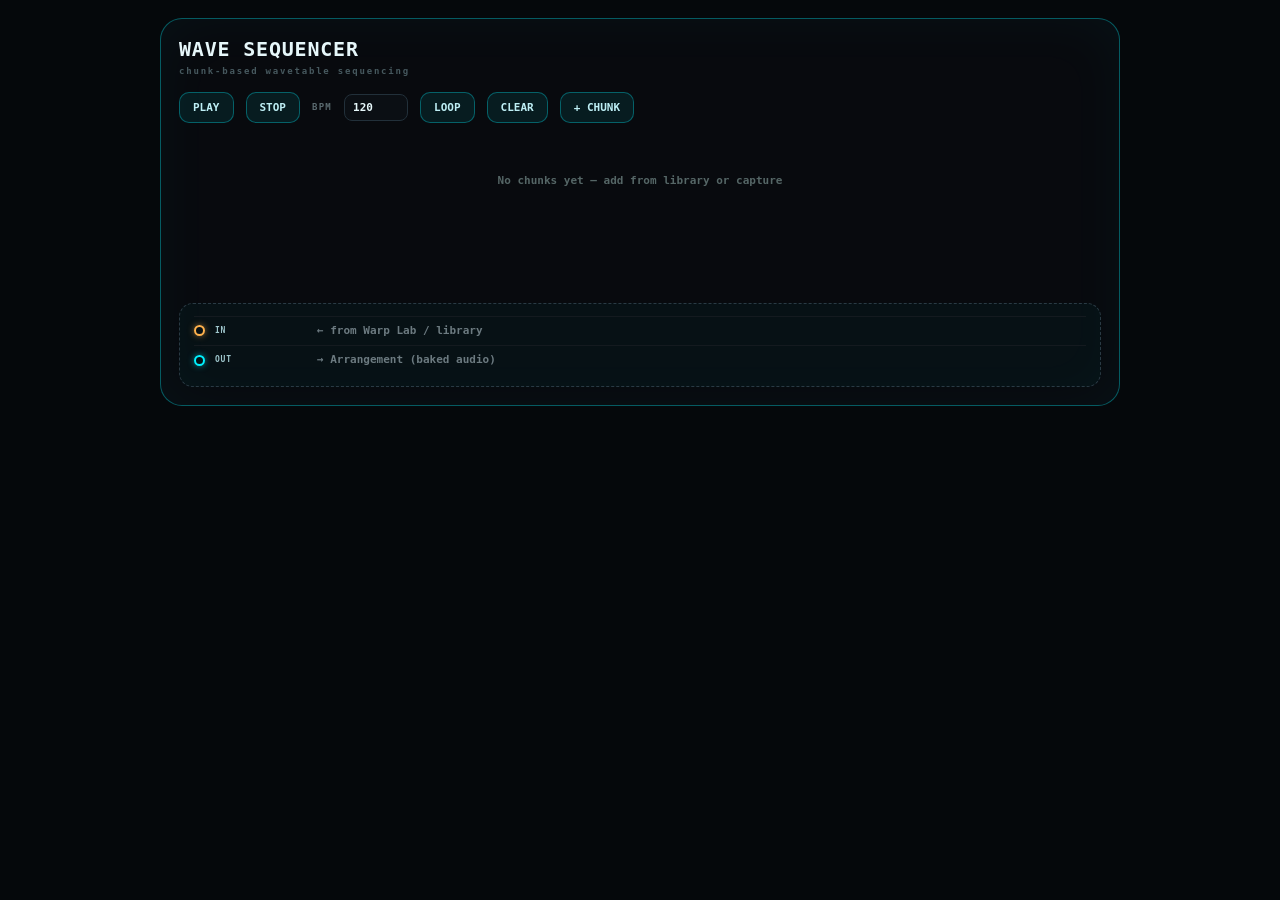
<file: daw/modules/wave-sequencer.html>
<!doctype html>
<html lang="en">
<head>
<meta charset="utf-8">
<meta name="viewport" content="width=device-width, initial-scale=1, maximum-scale=1">
<title>Wave Sequencer &middot; URSPACE / SFTS2026</title>
<style>
  html, body { margin: 0; background: #05080b; color: #cfe9ec; font-family: ui-monospace, Menlo, Consolas, monospace; }
  #ws-pane { max-width: 960px; margin: 0 auto; padding: 18px 16px 60px; }
  #ws-pane * { box-sizing: border-box; }
  #ws-pane .ws-err { display: none; margin: 10px 0; padding: 10px 12px; border-radius: 10px; background: #2a0d11; border: 1px solid #ff5b6c; color: #ffb3bb; font-size: 12px; white-space: pre-wrap; }
  #ws-pane .ws-card { background: rgba(10,12,16,.72); border: 1px solid rgba(0,242,255,.35); border-radius: 22px; padding: 18px; box-shadow: inset 0 0 60px rgba(0,242,255,.04); }
  #ws-pane .ws-h { font: 700 11px/1 ui-monospace, monospace; letter-spacing: .22em; text-transform: uppercase; color: #5b6b70; }
  #ws-pane .ws-title { font: 800 20px/1 ui-monospace, monospace; letter-spacing: .04em; color: #e6f7fa; margin: 2px 0 14px; }
  #ws-pane .ws-title small { display: block; font: 700 9px/1.4 ui-monospace, monospace; letter-spacing: .2em; color: #46585e; margin-top: 6px; }
  #ws-pane .ws-row { display: flex; flex-wrap: wrap; align-items: center; gap: 12px; margin-bottom: 14px; }
  #ws-pane .ws-btn { font: 700 11px/1 ui-monospace, monospace; padding: 9px 13px; border-radius: 10px; cursor: pointer;
    background: rgba(0,242,255,.08); border: 1px solid rgba(0,242,255,.32); color: #bdeef4; user-select: none; }
  #ws-pane .ws-btn:hover { background: rgba(0,242,255,.16); }
  #ws-pane .ws-btn.on { background: #00f2ff; color: #04222a; border-color: #00f2ff; }
  #ws-pane .ws-btn.warn { border-color: #ff5b6c55; color: #ff8a97; background: transparent; }
  #ws-pane .ws-label { font: 700 9px/1 ui-monospace, monospace; letter-spacing: .14em; color: #5b6b70; }
  #ws-pane .ws-val { font: 700 11px/1 ui-monospace, monospace; color: #e6f7fa; }
  #ws-pane .ws-num { width: 64px; background: #0b0f14; border: 1px solid #22303a; border-radius: 8px; color: #e6f7fa; padding: 6px 8px; font: 700 11px/1 ui-monospace, monospace; }
  #ws-pane select.ws-sel { background: #0b0f14; border: 1px solid #22303a; border-radius: 8px; color: #e6f7fa; padding: 6px 8px; font: 700 10px/1 ui-monospace, monospace; }
  #ws-pane .ws-strip { display: flex; gap: 10px; overflow-x: auto; padding: 6px 2px 12px; min-height: 150px; }
  #ws-pane .ws-chunk { flex: 0 0 auto; width: 150px; background: #0b0f14; border: 1px solid #1c2730; border-radius: 14px; padding: 9px; position: relative; }
  #ws-pane .ws-chunk.playing { border-color: #00f2ff; box-shadow: 0 0 14px rgba(0,242,255,.35); }
  #ws-pane .ws-seams { display: flex; flex-direction: column; gap: 6px; margin: 0 0 12px; }
  #ws-pane .ws-seamhdr { font: 700 10px/1 ui-monospace, monospace; color: #5b6b70; letter-spacing: .08em; margin-bottom: 2px; }
  #ws-pane .ws-seam { display: flex; flex-wrap: wrap; align-items: center; gap: 6px; padding: 6px 8px; background: #0a0f14; border: 1px solid #16202a; border-radius: 9px; font-size: 10px; }
  #ws-pane .ws-seamlbl { font-family: ui-monospace, monospace; color: #7fe9ff; min-width: 84px; }
  #ws-pane .ws-seamadv { display: flex; flex-wrap: wrap; align-items: center; gap: 6px; }
  #ws-pane .ws-seam .ws-rng { width: 66px; }
  #ws-pane .ws-chunk .nm { font: 700 10px/1.2 ui-monospace, monospace; color: #cfe9ec; overflow: hidden; text-overflow: ellipsis; white-space: nowrap; margin-bottom: 6px; }
  #ws-pane .ws-thumb { display: block; width: 100%; height: 54px; background: #06090c; border: 1px solid #16202a; border-radius: 8px; }
  #ws-pane .ws-chunk .ctl { display: flex; align-items: center; gap: 4px; margin-top: 7px; }
  #ws-pane .ws-chunk .ctl select { flex: 1; }
  #ws-pane .ws-rng { width: 100%; margin-top: 7px; accent-color: #00f2ff; }
  #ws-pane .ws-ic { font: 700 11px/1 ui-monospace, monospace; padding: 4px 6px; border-radius: 6px; cursor: pointer; background: transparent; border: 1px solid #2a3a44; color: #8aa0a6; }
  #ws-pane .ws-ic:hover { color: #fff; border-color: #00f2ff; }
  #ws-pane .ws-empty { font: 600 11px/1.5 ui-monospace, monospace; color: #566; padding: 30px 10px; text-align: center; width: 100%; }
  #ws-pane .ws-capwrap { position: relative; display: inline-block; }
  #ws-pane .ws-cap { position: absolute; z-index: 40; left: 0; top: calc(100% + 6px); width: 260px; max-height: 320px; overflow: auto;
    background: #0b0f14; border: 1px solid rgba(0,242,255,.35); border-radius: 14px; padding: 10px; box-shadow: 0 12px 40px rgba(0,0,0,.6); display: none; }
  #ws-pane .ws-cap.open { display: block; }
  #ws-pane .ws-caph { font: 800 9px/1 ui-monospace, monospace; letter-spacing: .18em; color: #5b6b70; margin: 2px 0 8px; }
  #ws-pane .ws-pick { display: block; width: 100%; text-align: left; font: 700 10px/1.3 ui-monospace, monospace; padding: 7px 8px; margin-bottom: 4px;
    background: rgba(0,242,255,.06); border: 1px solid #22303a; border-radius: 8px; color: #cfe9ec; cursor: pointer; }
  #ws-pane .ws-pick:hover { border-color: #00f2ff; color: #fff; }
  #ws-pane .ws-ports { margin-top: 16px; padding: 12px 14px; border: 1px dashed #2a3a44; border-radius: 14px; background: rgba(0,242,255,.03); }
  #ws-pane .ws-portrow { display: flex; align-items: center; gap: 10px; padding: 7px 0; border-top: 1px solid #141a1f; }
  #ws-pane .ws-port { width: 11px; height: 11px; border-radius: 50%; flex: 0 0 auto; border: 2px solid #00f2ff; box-shadow: 0 0 6px rgba(0,242,255,.5); }
  #ws-pane .ws-port.inp { border-color: #ffb24d; box-shadow: 0 0 6px rgba(255,178,77,.5); }
  #ws-pane .ws-port.future { border-color: #3a4a52; box-shadow: none; opacity: .5; }
  #ws-pane .ws-porttag { font: 800 8px/1 ui-monospace, monospace; letter-spacing: .1em; color: #9fc7cd; min-width: 92px; }
  #ws-pane .ws-portlbl { font: 600 11px/1.3 ui-monospace, monospace; color: #6c7a80; }
  #ws-pane .ws-note { font: 600 10px/1.5 ui-monospace, monospace; color: #56666c; margin-top: 12px; }
  #ws-pane .ws-editor { margin-top: 10px; padding: 14px; border: 1px solid rgba(0,242,255,.3); border-radius: 16px; background: rgba(0,242,255,.04); }
  #ws-pane .ws-editwave { display: block; width: 100%; height: 150px; background: #06090c; border: 1px solid #16202a; border-radius: 10px; cursor: crosshair; touch-action: none; }
  #ws-pane .ws-fx { flex: 1; min-width: 160px; background: #0b0f14; border: 1px solid #22303a; border-radius: 8px; color: #e6f7fa; padding: 8px 10px; font: 700 12px/1 ui-monospace, monospace; }
  #ws-pane .ws-pgrid { display: flex; flex-wrap: wrap; gap: 10px 14px; align-items: flex-end; margin-top: 12px; }
  #ws-pane .ws-lforow { display: flex; flex-wrap: wrap; align-items: center; gap: 5px; margin-bottom: 7px; }
  #ws-pane .ws-lfonum { font: 700 10px/1 ui-monospace, monospace; color: #00f2ff; min-width: 12px; }
  #ws-pane .ws-lforow .ws-rng { width: 64px; }
  #ws-pane .ws-pp { display: flex; flex-direction: column; gap: 4px; font: 800 8px/1 ui-monospace, monospace; letter-spacing: .12em; color: #5b6b70; }
  #ws-pane .ws-pp input[type=range] { width: 108px; accent-color: #00f2ff; }
  #ws-pane .ws-pp select { min-width: 72px; }
  #ws-pane .ws-pp b { color: #e6f7fa; font-weight: 800; }
  #ws-pane .ws-pitchrow { display: flex; gap: 4px; }
  #ws-pane .ws-psep { width: 1px; align-self: stretch; min-height: 34px; background: #1c2730; margin: 0 3px; }
</style>
</head>
<body>
<script>
(function () {
  "use strict";

  /* ---- Shared storage adapter (guarded singleton) ---- */
  window.URStore = window.URStore || (function () {
    var mem = {};
    var hasLS = (function () { try { var t = "__urtest__"; localStorage.setItem(t, "1"); localStorage.removeItem(t); return true; } catch (e) { return false; } })();
    function K(ns, key) { return "ur:" + ns + ":" + key; }
    return {
      available: hasLS,
      get: function (ns, key) { try { var raw = hasLS ? localStorage.getItem(K(ns, key)) : mem[K(ns, key)]; return raw == null ? null : JSON.parse(raw); } catch (e) { return null; } },
      set: function (ns, key, val) { var raw; try { raw = JSON.stringify(val); } catch (e) { return false; } try { if (hasLS) localStorage.setItem(K(ns, key), raw); else mem[K(ns, key)] = raw; return true; } catch (e) { mem[K(ns, key)] = raw; return false; } },
      del: function (ns, key) { try { if (hasLS) localStorage.removeItem(K(ns, key)); else delete mem[K(ns, key)]; } catch (e) {} },
      list: function (ns) { var pre = "ur:" + ns + ":", out = []; try { if (hasLS) { for (var i = 0; i < localStorage.length; i++) { var kk = localStorage.key(i); if (kk && kk.indexOf(pre) === 0) out.push(kk.slice(pre.length)); } } else { for (var m in mem) if (mem.hasOwnProperty(m) && m.indexOf(pre) === 0) out.push(m.slice(pre.length)); } } catch (e) {} return out; }
    };
  })();

  /* ---- Shared wave kernel (simplified for module) ---- */
  window.URWaveKernel = window.URWaveKernel || { renderPatch: function(p, o){ return Promise.resolve({buffer: new AudioBuffer({length:1, sampleRate:44100}), duration:0.5}); } };

  var seq = { bpm:120, master:0.85, transition:"cross", loop:true, chunks:[] };
  var playing = false, playhead = 0, rafId = null, paneRef = null;
  var ctx = null, master = null, audioBuilt = false;

  function getCtx() { if (!ctx) ctx = new (window.AudioContext || window.webkitAudioContext)(); return ctx; }
  function ensureResume() { var c = getCtx(); if (c.state === "suspended") c.resume(); }
  function ensureAudio() { if (audioBuilt) return; ctx = getCtx(); master = ctx.createGain(); master.gain.value = seq.master; master.connect(ctx.destination); audioBuilt = true; }

  function addChunk(patch, name) {
    seq.chunks.push({ id: "c"+Date.now().toString(36), patch: patch || {}, name: name || "chunk", durBeats: 2, gain: 1, rate: {mode:"sync", div:1}, buffer: null });
    renderStrip();
    persist();
  }

  function renderStrip() {
    var host = paneRef && paneRef.querySelector("#ws-strip");
    if (!host) return;
    host.innerHTML = "";
    if (!seq.chunks.length) {
      host.innerHTML = '<div class="ws-empty">No chunks yet — add from library or capture</div>';
      return;
    }
    seq.chunks.forEach(function(c, i) {
      var d = document.createElement("div");
      d.className = "ws-chunk" + (playing && i === currentChunkIndex() ? " playing" : "");
      d.innerHTML =
        '<div class="nm">' + (c.name || "chunk") + '</div>' +
        '<canvas class="ws-thumb" width="140" height="50"></canvas>' +
        '<div class="ctl">' +
          '<select class="ws-sel" data-idx="' + i + '">' +
            '<option value="sync:1">1/1</option><option value="sync:2">1/2</option><option value="sync:4">1/4</option>' +
            '<option value="hz:220">220 Hz</option><option value="hz:440">440 Hz</option>' +
          '</select>' +
          '<input class="ws-rng" type="range" min="0.2" max="2" step="0.05" value="' + (c.gain||1) + '">' +
          '<button class="ws-ic" data-idx="' + i + '" data-act="del">✕</button>' +
        '</div>';
      host.appendChild(d);
    });
  }

  function currentChunkIndex() { return Math.floor(playhead) % Math.max(1, seq.chunks.length); }

  function startPlay() {
    if (playing) return;
    playing = true;
    playhead = 0;
    ensureAudio();
    var last = performance.now();
    function loop(now) {
      if (!playing) return;
      var dt = (now - last) / 1000; last = now;
      playhead += dt * (seq.bpm / 60) / 2; // 2 beats per second default
      if (seq.loop && playhead > seq.chunks.length) playhead = 0;
      renderStrip();
      rafId = requestAnimationFrame(loop);
    }
    rafId = requestAnimationFrame(loop);
  }

  function stopPlay() {
    playing = false;
    if (rafId) { cancelAnimationFrame(rafId); rafId = null; }
    renderStrip();
  }

  function persist() { try { window.URStore.set("wave-seq", "state", seq); } catch(e){} }
  function restore() {
    var st = window.URStore.get("wave-seq", "state");
    if (st && st.chunks) seq.chunks = st.chunks;
    if (st && st.bpm) seq.bpm = st.bpm;
  }

  function wireUI(pane) {
    paneRef = pane;
    restore();
    renderStrip();

    pane.querySelector("#ws-play").addEventListener("click", startPlay);
    pane.querySelector("#ws-stop").addEventListener("click", stopPlay);
    pane.querySelector("#ws-bpm").addEventListener("change", function(e) { var v = parseFloat(e.target.value); if (v>0) { seq.bpm = v; persist(); } });
    pane.querySelector("#ws-clear").addEventListener("click", function() { stopPlay(); seq.chunks = []; renderStrip(); persist(); });

    // add from library placeholder
    pane.querySelector("#ws-addbtn").addEventListener("click", function() {
      addChunk(null, "New Chunk");
    });
  }

  var api = {
    mount: function(el) { if(!el) return; el.innerHTML = paneHTML(); wireUI(el); },
    play: startPlay, stop: stopPlay,
    addChunkFromPatch: addChunk,
    getSequence: function() { return seq; },
    loadSequence: function(s) { if(s) { seq = s; renderStrip(); persist(); } }
  };
  window.WaveSeq = api;

  function paneHTML() {
    return '' +
    '<div class="ws-card">' +
    '<div class="ws-title">WAVE SEQUENCER <small>chunk-based wavetable sequencing</small></div>' +
    '<div class="ws-row">' +
      '<button class="ws-btn" id="ws-play">PLAY</button>' +
      '<button class="ws-btn" id="ws-stop">STOP</button>' +
      '<span class="ws-label">BPM</span><input class="ws-num" id="ws-bpm" type="number" value="120">' +
      '<button class="ws-btn" id="ws-loop">LOOP</button>' +
      '<button class="ws-btn" id="ws-clear">CLEAR</button>' +
      '<button class="ws-btn" id="ws-addbtn">+ CHUNK</button>' +
    '</div>' +
    '<div class="ws-strip" id="ws-strip"></div>' +
    '<div class="ws-ports">' +
      '<div class="ws-portrow"><span class="ws-port inp"></span><span class="ws-porttag">IN</span><span class="ws-portlbl">&larr; from Warp Lab / library</span></div>' +
      '<div class="ws-portrow"><span class="ws-port"></span><span class="ws-porttag">OUT</span><span class="ws-portlbl">&rarr; Arrangement (baked audio)</span></div>' +
    '</div>' +
    '</div>';
  }

  function boot() {
    try {
      var host = document.createElement("div"); host.id = "ws-pane"; document.body.appendChild(host);
      api.mount(host);
    } catch(e) {
      var bar = document.createElement("div");
      bar.style.cssText = "margin:10px;padding:10px 12px;border-radius:10px;background:#2a0d11;border:1px solid #ff5b6c;color:#ffb3bb;font:12px ui-monospace,monospace;white-space:pre-wrap";
      bar.textContent = "[Wave Sequencer] boot error: " + (e && e.message ? e.message : e);
      document.body.appendChild(bar);
    }
  }
  if (document.readyState === "loading") document.addEventListener("DOMContentLoaded", boot);
  else boot();
})();
</script>
</body>
</html>
</file>
<file: daw/css/matrix.css>
:root{
  --void:#050507; --panel:#0a0c10; --line:#232a36;
  --ink:#9aa3b2; --dim:#4a5260;
  --neon-p:#a86bff; --neon-g:#41ffb0; --neon-c:#4fd8ff; --warn:#ff5d6c;
}
*{margin:0;padding:0;box-sizing:border-box;-webkit-tap-highlight-color:transparent;
  user-select:none;-webkit-user-select:none}
html,body{height:100%;overflow:hidden;overscroll-behavior:none;touch-action:none;
  position:fixed;inset:0;width:100%;background:var(--void);
  font-family:ui-monospace,'SF Mono','Cascadia Mono',Menlo,Consolas,monospace;color:var(--ink)}

/* ---------- header ---------- */
header{position:fixed;top:0;left:0;right:0;height:46px;z-index:80;display:flex;
  align-items:center;gap:8px;padding:0 10px;background:rgba(8,10,14,.82);
  border-bottom:1px solid var(--line);backdrop-filter:blur(8px)}
header .back{color:var(--neon-g);text-decoration:none;font-size:13px;letter-spacing:.1em;flex:none}
header .brand{letter-spacing:.18em;font-size:12px;color:#cfd6e4;white-space:nowrap;flex:none}
header .brand b{color:var(--neon-p)}
header .sp{flex:1;min-width:0}
header .tools{display:flex;align-items:center;gap:6px;flex:none}
.hbtn{background:none;border:1px solid var(--line);color:var(--ink);font:inherit;
  font-size:10px;letter-spacing:.16em;padding:7px 11px;cursor:pointer;white-space:nowrap;
  transition:border-color .2s,color .2s}
.hbtn:hover{border-color:var(--neon-g);color:#fff}
.hbtn.active{border-color:var(--neon-p);color:var(--neon-p);
  box-shadow:0 0 14px rgba(168,107,255,.25)}
@media (max-width:520px){
  header{gap:6px;padding:0 8px}
  header .bpre{display:none}
  header .brand{letter-spacing:.12em;font-size:11px}
  .hbtn{letter-spacing:.1em;padding:7px 9px}
  header .tools{gap:5px}
}

/* ---------- matrix field (bordered, contained) ---------- */
#field{position:fixed;inset:54px 8px 38px 8px;z-index:10;cursor:grab;
  border:1px solid var(--line);border-radius:14px;overflow:hidden;
  background-color:var(--void);
  background-image:url("data:image/svg+xml,%3Csvg%20xmlns='http://www.w3.org/2000/svg'%20width='60'%20height='60'%3E%3Cg%20fill='none'%20stroke='rgba(150,160,175,0.11)'%20stroke-width='1'%3E%3Ccircle%20cx='0'%20cy='0'%20r='30'/%3E%3Ccircle%20cx='30'%20cy='0'%20r='30'/%3E%3Ccircle%20cx='60'%20cy='0'%20r='30'/%3E%3Ccircle%20cx='0'%20cy='30'%20r='30'/%3E%3Ccircle%20cx='30'%20cy='30'%20r='30'/%3E%3Ccircle%20cx='60'%20cy='30'%20r='30'/%3E%3Ccircle%20cx='0'%20cy='60'%20r='30'/%3E%3Ccircle%20cx='30'%20cy='60'%20r='30'/%3E%3Ccircle%20cx='60'%20cy='60'%20r='30'/%3E%3C/g%3E%3C/svg%3E");
  background-size:60px 60px;background-position:20px 20px}
#field.panning{cursor:grabbing}

/* ---------- MOD dropdown ---------- */
#modmenu{position:fixed;z-index:85;min-width:210px;background:#0b0e13;border:1px solid var(--line);
  border-radius:10px;box-shadow:0 12px 34px rgba(0,0,0,.6);padding:6px;display:none;left:10px;top:50px}
#modmenu.open{display:block}
#modmenu h5{font-size:9px;letter-spacing:.2em;color:var(--dim);margin:4px 8px 8px}
.mitem{display:flex;align-items:center;gap:9px;padding:9px 8px;border-radius:7px;cursor:pointer}
.mitem:active{background:#141a22}
.mitem .sw{width:9px;height:9px;border-radius:50%;flex:none;background:var(--dim)}
.mitem .mn{font-size:11px;letter-spacing:.1em;color:#dfe5ef;flex:1;white-space:nowrap;
  overflow:hidden;text-overflow:ellipsis}
.mitem .mtag{font-size:8px;letter-spacing:.16em;color:var(--dim);border:1px solid var(--line);
  border-radius:5px;padding:3px 6px}
.mitem.on .mtag{color:var(--neon-p);border-color:var(--neon-p)}

/* ---------- connection badges + node settings ---------- */
#badgeLayer{position:absolute;left:0;top:0}
.badge{position:absolute;min-width:16px;height:16px;padding:0 5px;border-radius:8px;
  font:700 8px/16px ui-monospace,monospace;text-align:center;color:#05080b;
  letter-spacing:.04em;cursor:pointer;white-space:nowrap;box-shadow:0 1px 4px rgba(0,0,0,.5);
  border:1px solid rgba(0,0,0,.4);z-index:7}
.badge.gear{background:#11202a;color:#9fe9f2;border-color:#2f6b78}
.badge.stack{background:#a86bff;color:#0a0510}
#btip{position:fixed;z-index:130;transform:translate(-50%,-100%);background:#0b0e13;
  border:1px solid var(--line);border-radius:6px;padding:5px 8px;font:600 9px/1.2 ui-monospace,monospace;
  letter-spacing:.06em;color:#dfe5ef;pointer-events:none;opacity:0;transition:opacity .12s;
  white-space:nowrap;max-width:60vw;overflow:hidden;text-overflow:ellipsis}
#btip.show{opacity:1}
#nodemenu{position:fixed;z-index:86;min-width:208px;max-width:84vw;background:#0b0e13;
  border:1px solid var(--line);border-radius:10px;box-shadow:0 12px 34px rgba(0,0,0,.6);
  padding:6px;display:none}
#nodemenu.open{display:block}
#nodemenu h5{font-size:9px;letter-spacing:.18em;color:var(--dim);margin:4px 8px 8px}
#nodemenu .nmempty{font-size:10px;color:var(--dim);padding:8px;letter-spacing:.08em}
#nodemenu .nmrow{display:flex;align-items:center;gap:8px;padding:5px 6px}
#nodemenu .nmtog{flex:none;font:700 8px/1 ui-monospace,monospace;color:var(--dim);background:none;
  border:1px solid var(--line);border-radius:5px;padding:6px 8px;cursor:pointer;min-width:34px}
#nodemenu .nmtog.on{color:var(--neon-g);border-color:var(--neon-g)}
#nodemenu .nmname{flex:1;min-width:0;background:#0a0f14;border:1px solid var(--line);border-radius:5px;
  color:#dfe5ef;font:inherit;font-size:10px;letter-spacing:.04em;padding:6px 7px}
canvas#wires{position:absolute;inset:0;width:100%;height:100%;pointer-events:none}
#world{position:absolute;left:0;top:0;transform-origin:0 0;will-change:transform}

/* ---------- nodes ---------- */
.node{position:absolute;width:172px;background:rgba(10,12,16,.92);
  border:1px solid var(--line);cursor:grab;z-index:20;
  box-shadow:0 4px 24px rgba(0,0,0,.5)}
.node:active{cursor:grabbing}
.node .nhead{display:flex;align-items:center;gap:7px;padding:9px 10px;
  border-bottom:1px solid var(--line)}
.node .dot{width:7px;height:7px;border-radius:50%;background:var(--dim);flex:none}
.node.live .dot{background:var(--neon-g);box-shadow:0 0 8px var(--neon-g)}
.node.offline .dot{background:var(--warn);box-shadow:0 0 6px rgba(255,93,108,.6)}
.node .nname{font-size:10px;letter-spacing:.14em;color:#dfe5ef;flex:1;
  overflow:hidden;text-overflow:ellipsis;white-space:nowrap}
.node .nbody{display:flex;align-items:center;justify-content:space-between;padding:8px 10px}
.node .open{background:none;border:1px solid var(--line);color:var(--ink);font:inherit;
  font-size:9px;letter-spacing:.18em;padding:6px 10px;cursor:pointer}
.node.live .open:hover{border-color:var(--neon-g);color:#fff}
.node.offline .open{opacity:.4;cursor:default}
.node .stat{font-size:8px;letter-spacing:.14em;color:var(--dim)}
.node .port{width:13px;height:13px;border-radius:50%;border:1px solid var(--line);
  background:var(--panel);position:absolute;top:50%;margin-top:-7px;cursor:pointer;
  transition:box-shadow .2s,border-color .2s}
.node .port.in{left:-7px}
.node .port.out{right:-7px}
.node .port:hover,.node .port.hot{border-color:var(--neon-c);
  box-shadow:0 0 10px var(--neon-c)}
.node.wiresrc{border-color:var(--neon-c);box-shadow:0 0 20px rgba(79,216,255,.3)}
.node .nresize{position:absolute;right:0;bottom:0;width:20px;height:20px;cursor:se-resize;
  touch-action:none;z-index:6}
.node .nresize::after{content:'';position:absolute;right:3px;bottom:3px;width:8px;height:8px;
  border-right:2px solid var(--dim);border-bottom:2px solid var(--dim)}
.node .nresize:active::after{border-color:var(--neon-c)}

/* ---------- windows ---------- */
.win{position:fixed;z-index:60;background:#07090d;border:1px solid var(--line);
  display:flex;flex-direction:column;box-shadow:0 10px 50px rgba(0,0,0,.7);
  min-width:260px;min-height:200px}
.win.top{border-color:#39435a;z-index:61}
.win .whead{display:flex;align-items:center;gap:10px;height:36px;padding:0 10px;
  background:rgba(12,15,20,.95);border-bottom:1px solid var(--line);cursor:grab;flex:none}
.win .wtitle{font-size:10px;letter-spacing:.16em;color:#dfe5ef;flex:1;
  overflow:hidden;white-space:nowrap;text-overflow:ellipsis}
.win .wbtn{background:none;border:1px solid var(--line);border-radius:5px;padding:0;
  width:24px;height:22px;cursor:pointer;display:flex;align-items:center;justify-content:center;flex:none}
.win .wbtn + .wbtn{margin-left:4px}
.win .wbtn:hover{border-color:var(--ink)}
.win .wbtn:active{background:rgba(255,255,255,.06)}
.wico{width:14px;height:14px;display:block;pointer-events:none}
.node .ndclose{background:none;border:0;padding:0;flex:none;width:18px;height:18px;cursor:pointer;
  display:flex;align-items:center;justify-content:center;opacity:.85}
.node .ndclose:active{opacity:1}
.node .ndclose .wico{width:13px;height:13px}
.win iframe{flex:1;border:0;width:100%;background:#050507}
.win.full{inset:0 !important;width:auto !important;height:auto !important;border-radius:0}
@media (max-width:700px){
  .win{inset:46px 0 0 0 !important;width:auto !important;height:auto !important;
    min-width:0;min-height:0}
}

/* ---------- bus log drawer ---------- */
#drawer{position:fixed;left:0;right:0;bottom:0;z-index:70;background:rgba(8,10,14,.94);
  border-top:1px solid var(--line);backdrop-filter:blur(8px);
  transform:translateY(calc(100% - 30px));transition:transform .3s ease}
#drawer.open{transform:translateY(0)}
#drawer .dhead{height:30px;display:flex;align-items:center;gap:12px;padding:0 14px;
  cursor:pointer;font-size:9px;letter-spacing:.2em;color:var(--dim)}
#drawer .dhead b{color:var(--neon-g)}
#log{height:160px;overflow-y:auto;padding:4px 14px 12px;font-size:9px;
  line-height:1.7;color:var(--ink);touch-action:pan-y;user-select:text;-webkit-user-select:text}
#log .f{color:var(--neon-p)} #log .t{color:var(--neon-g)} #log .c{color:var(--neon-c)}

#toast{position:fixed;top:56px;left:50%;transform:translateX(-50%);z-index:90;
  background:rgba(10,12,16,.95);border:1px solid var(--line);color:#dfe5ef;
  font-size:10px;letter-spacing:.14em;padding:9px 16px;opacity:0;pointer-events:none;
  transition:opacity .3s;max-width:88vw;text-align:center}
#toast.show{opacity:1}

/* ---------- confirm modal ---------- */
.cmodal{position:fixed;inset:0;z-index:120;display:none;align-items:center;justify-content:center;
  background:rgba(3,4,6,.6);backdrop-filter:blur(3px)}
.cmodal.open{display:flex}
.cbox{background:#0b0e13;border:1px solid var(--line);border-radius:12px;padding:18px;
  width:300px;max-width:84vw;box-shadow:0 18px 50px rgba(0,0,0,.7)}
.cmsg{font-size:11px;line-height:1.6;letter-spacing:.05em;color:#dfe5ef;margin-bottom:16px}
.crow{display:flex;gap:8px;justify-content:flex-end}
.hbtn.cwarn{border-color:var(--warn);color:var(--warn)}

#zoomctl{position:fixed;right:16px;bottom:48px;z-index:75;display:flex;align-items:center;gap:5px;
  background:rgba(8,10,14,.7);border:1px solid var(--line);border-radius:10px;padding:5px}
#zoomctl .zb{padding:6px 10px}
#zoomctl #zoomLbl{font-size:9px;letter-spacing:.12em;color:var(--dim);min-width:36px;text-align:center}
</file>
